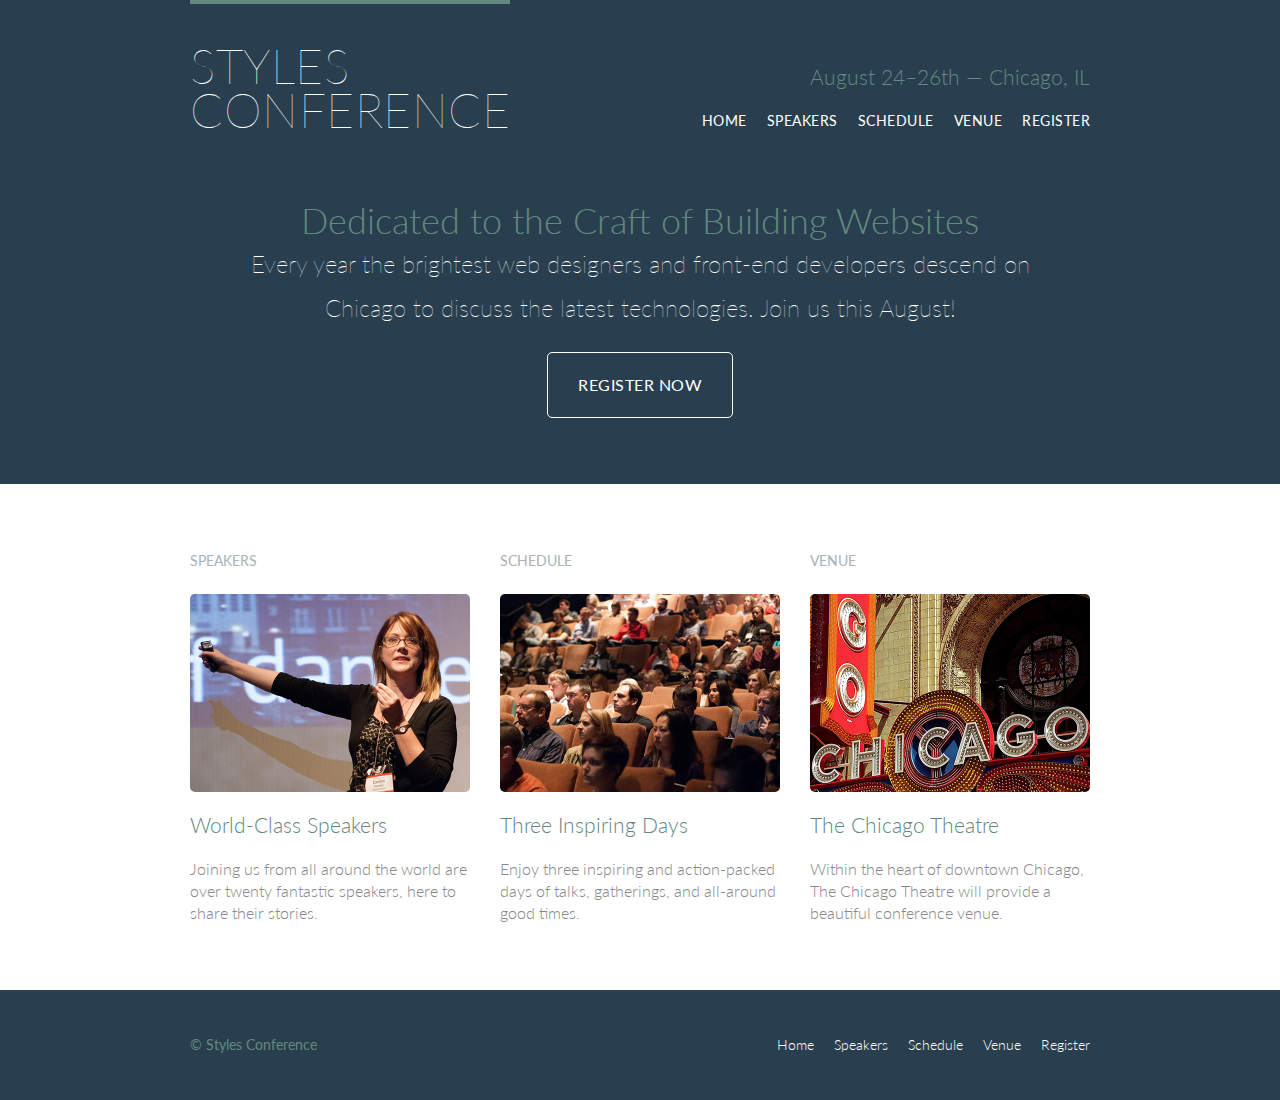
<file: index.html>
<!DOCTYPE html>
<html lang="en">

  <head>
    <meta charset="utf-8">
    <title>Styles Conference</title>
    <link rel="stylesheet" href="assets/stylesheets/main.css">
    <link rel="stylesheet" href="http://fonts.googleapis.com/css?family=Lato:100,300,400">
  </head>

  <body>

    <!-- Header -->

    <header class="primary-header container group">

      <h1 class="logo">
        <a href="index.html">Styles <br> Conference</a>
      </h1>

      <h3 class="tagline">August 24&ndash;26th &mdash; Chicago, IL</h3>

      <nav class="nav primary-nav">
        <ul>
          <li><a href="index.html">Home</a></li><!--
          --><li><a href="speakers.html">Speakers</a></li><!--
          --><li><a href="schedule.html">Schedule</a></li><!--
          --><li><a href="venue.html">Venue</a></li><!--
          --><li><a href="register.html">Register</a></li>
        </ul>
      </nav>

    </header>

    <!-- Hero -->

    <section class="hero container">

      <h2>Dedicated to the Craft of Building Websites</h2>

      <p>Every year the brightest web designers and front-end developers descend on Chicago to discuss the latest technologies. Join us this August!</p>

      <a class="btn btn-alt" href="register.html">Register Now</a>

    </section>

    <!-- Teasers -->

    <section class="row">
      <div class="grid">

        <!-- Speakers -->

        <section class="teaser col-1-3">
          
          <h5>Speakers</h5>
          <a href="speakers.html">
             <img src="assets/images/home/speakers.jpg" alt="Professional Speaker">
            <h3>World-Class Speakers</h3>
          </a>
          <p>Joining us from all around the world are over twenty fantastic speakers, here to share their stories.</p>
        </section><!--

        Schedule

        --><section class="teaser col-1-3">
          <h5>Schedule</h5>
          <a href="schedule.html">
            <image src="assets/images/home/schedule.jpg">
            <h3>Three Inspiring Days</h3>
          </a>
          <p>Enjoy three inspiring and action-packed days of talks, gatherings, and all-around good times.</p>
        </section><!--

        Venue

        --><section class="teaser col-1-3">
          <h5>Venue</h5>
          <a href="venue.html">
            <image src="assets/images/home/venue.jpg"></image>
            <h3>The Chicago Theatre</h3>
          </a>
          <p>Within the heart of downtown Chicago, The Chicago Theatre will provide a beautiful conference venue.</p>
        </section>

      </div>
    </section>

    <!-- Footer -->

    <footer class="primary-footer container group">

      <small>&copy; Styles Conference</small>

      <nav class="nav">
        <ul>
          <li><a href="index.html">Home</a></li><!--
          --><li><a href="speakers.html">Speakers</a></li><!--
          --><li><a href="schedule.html">Schedule</a></li><!--
          --><li><a href="venue.html">Venue</a></li><!--
          --><li><a href="register.html">Register</a></li>
        </ul>
      </nav>

    </footer>

  </body>
</html>
</file>
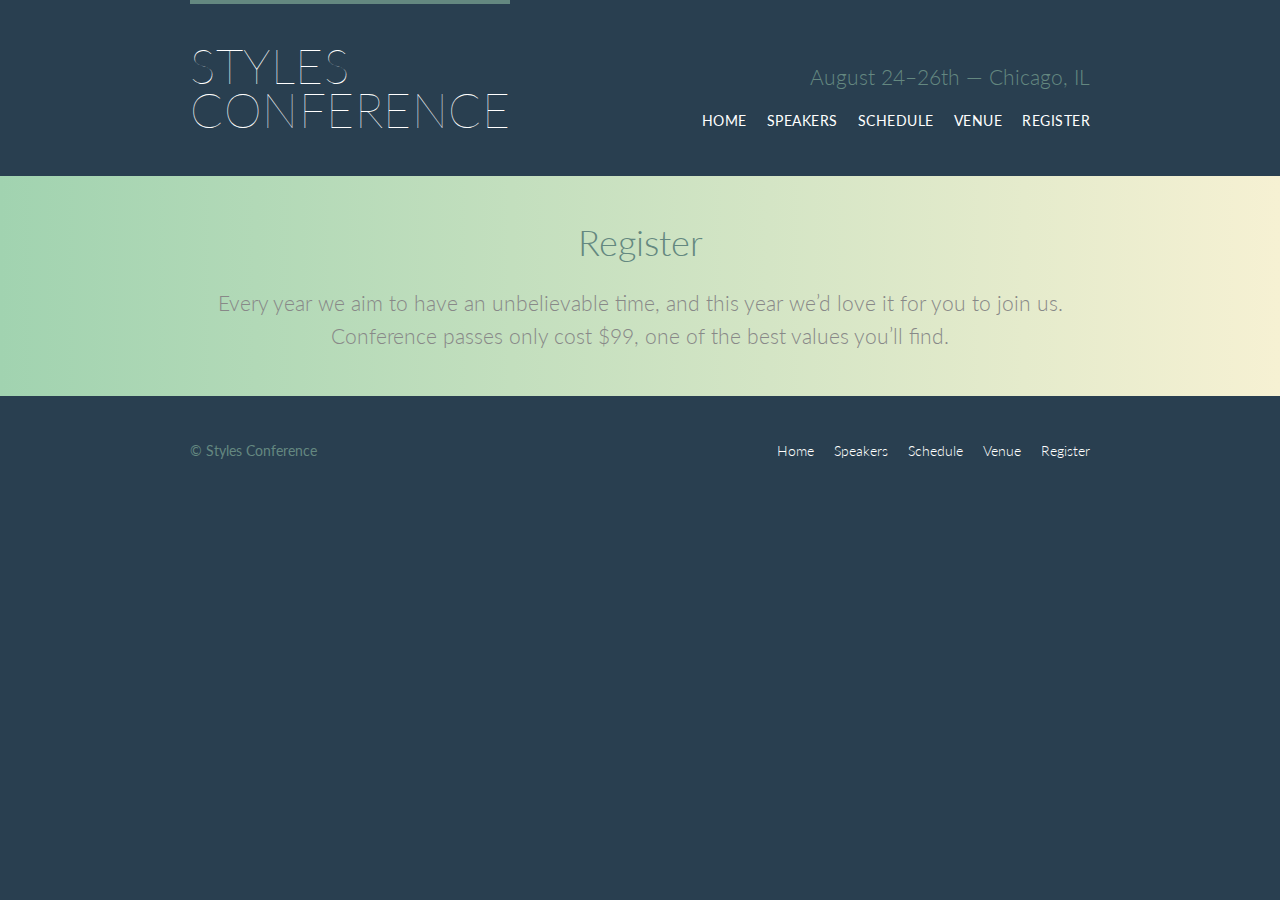
<file: register.html>
<!DOCTYPE html>
<html lang="en">

  <head>
    <meta charset="utf-8">
    <title>Register - Styles Conference</title>
    <link rel="stylesheet" href="assets/stylesheets/main.css">
    <link rel="stylesheet" href="http://fonts.googleapis.com/css?family=Lato:100,300,400">
  </head>

  <body>

    <!-- Header -->

    <header class="primary-header container group">

      <h1 class="logo">
        <a href="index.html">Styles <br> Conference</a>
      </h1>

      <h3 class="tagline">August 24&ndash;26th &mdash; Chicago, IL</h3>

      <nav class="nav primary-nav">
        <ul>
          <li><a href="index.html">Home</a></li><!--
          --><li><a href="speakers.html">Speakers</a></li><!--
          --><li><a href="schedule.html">Schedule</a></li><!--
          --><li><a href="venue.html">Venue</a></li><!--
          --><li><a href="register.html">Register</a></li>
        </ul>
      </nav>

    </header>

    <!-- Lead -->

    <section class="row-alt">
      <div class="lead container">

        <h1>Register</h1>

        <p>Every year we aim to have an unbelievable time, and this year we&#8217;d love it for you to join us. Conference passes only cost $99, one of the best values you&#8217;ll find.</p>

      </div>
    </section>

    <!-- Footer -->

    <footer class="primary-footer container group">

      <small>&copy; Styles Conference</small>

      <nav class="nav">
        <ul>
          <li><a href="index.html">Home</a></li><!--
          --><li><a href="speakers.html">Speakers</a></li><!--
          --><li><a href="schedule.html">Schedule</a></li><!--
          --><li><a href="venue.html">Venue</a></li><!--
          --><li><a href="register.html">Register</a></li>
        </ul>
      </nav>

    </footer>

  </body>
</html>
</file>
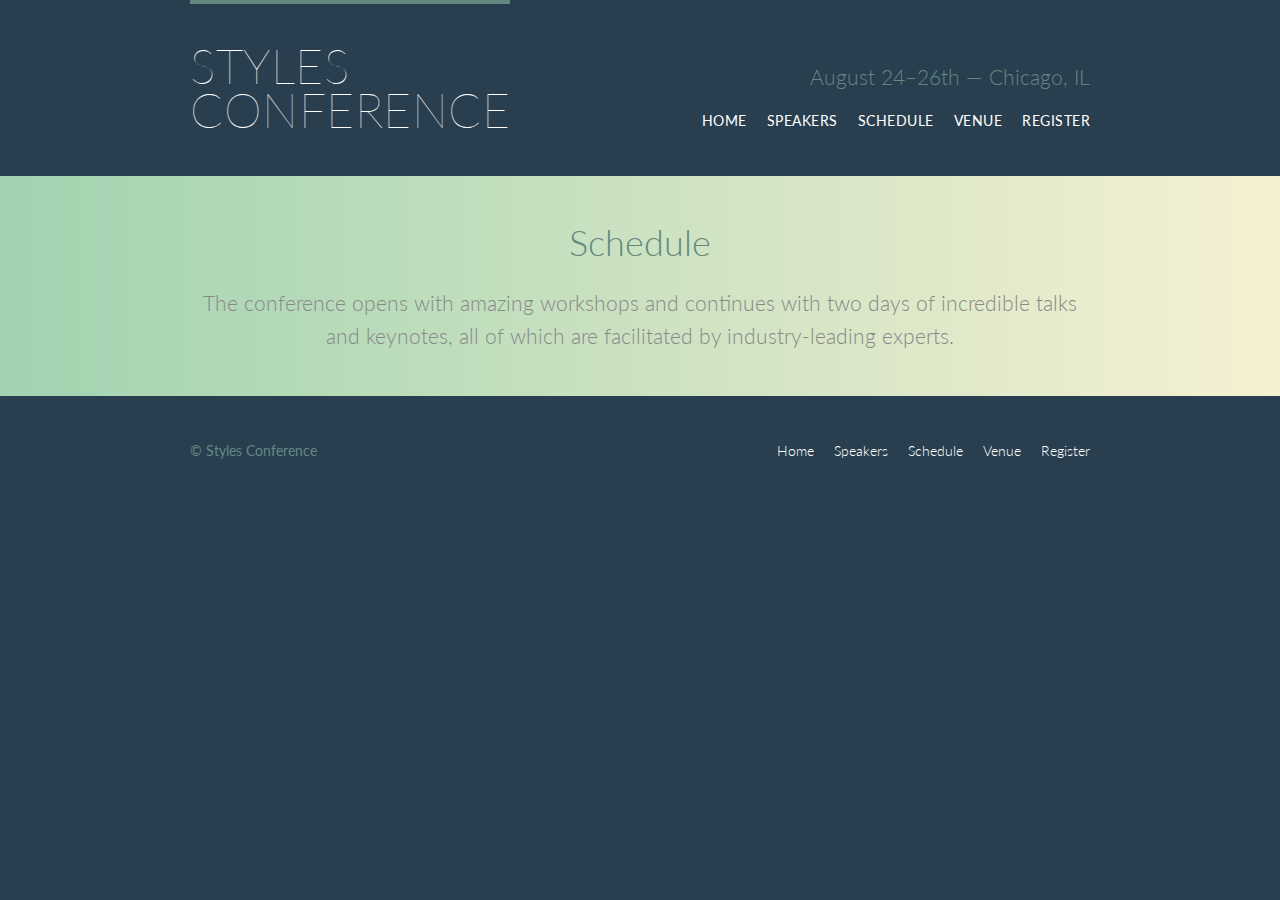
<file: schedule.html>
<!DOCTYPE html>
<html lang="en">

  <head>
    <meta charset="utf-8">
    <title>Schedule - Styles Conference</title>
    <link rel="stylesheet" href="assets/stylesheets/main.css">
    <link rel="stylesheet" href="http://fonts.googleapis.com/css?family=Lato:100,300,400">
  </head>

  <body>

    <!-- Header -->

    <header class="primary-header container group">

      <h1 class="logo">
        <a href="index.html">Styles <br> Conference</a>
      </h1>

      <h3 class="tagline">August 24&ndash;26th &mdash; Chicago, IL</h3>

      <nav class="nav primary-nav">
        <ul>
          <li><a href="index.html">Home</a></li><!--
          --><li><a href="speakers.html">Speakers</a></li><!--
          --><li><a href="schedule.html">Schedule</a></li><!--
          --><li><a href="venue.html">Venue</a></li><!--
          --><li><a href="register.html">Register</a></li>
        </ul>
      </nav>

    </header>

    <!-- Lead -->

    <section class="row-alt">
      <div class="lead container">

        <h1>Schedule</h1>

        <p>The conference opens with amazing workshops and continues with two days of incredible talks and keynotes, all of which are facilitated by industry-leading experts.</p>

      </div>
    </section>

    <!-- Footer -->

    <footer class="primary-footer container group">

      <small>&copy; Styles Conference</small>

      <nav class="nav">
        <ul>
          <li><a href="index.html">Home</a></li><!--
          --><li><a href="speakers.html">Speakers</a></li><!--
          --><li><a href="schedule.html">Schedule</a></li><!--
          --><li><a href="venue.html">Venue</a></li><!--
          --><li><a href="register.html">Register</a></li>
        </ul>
      </nav>

    </footer>

  </body>
</html>
</file>
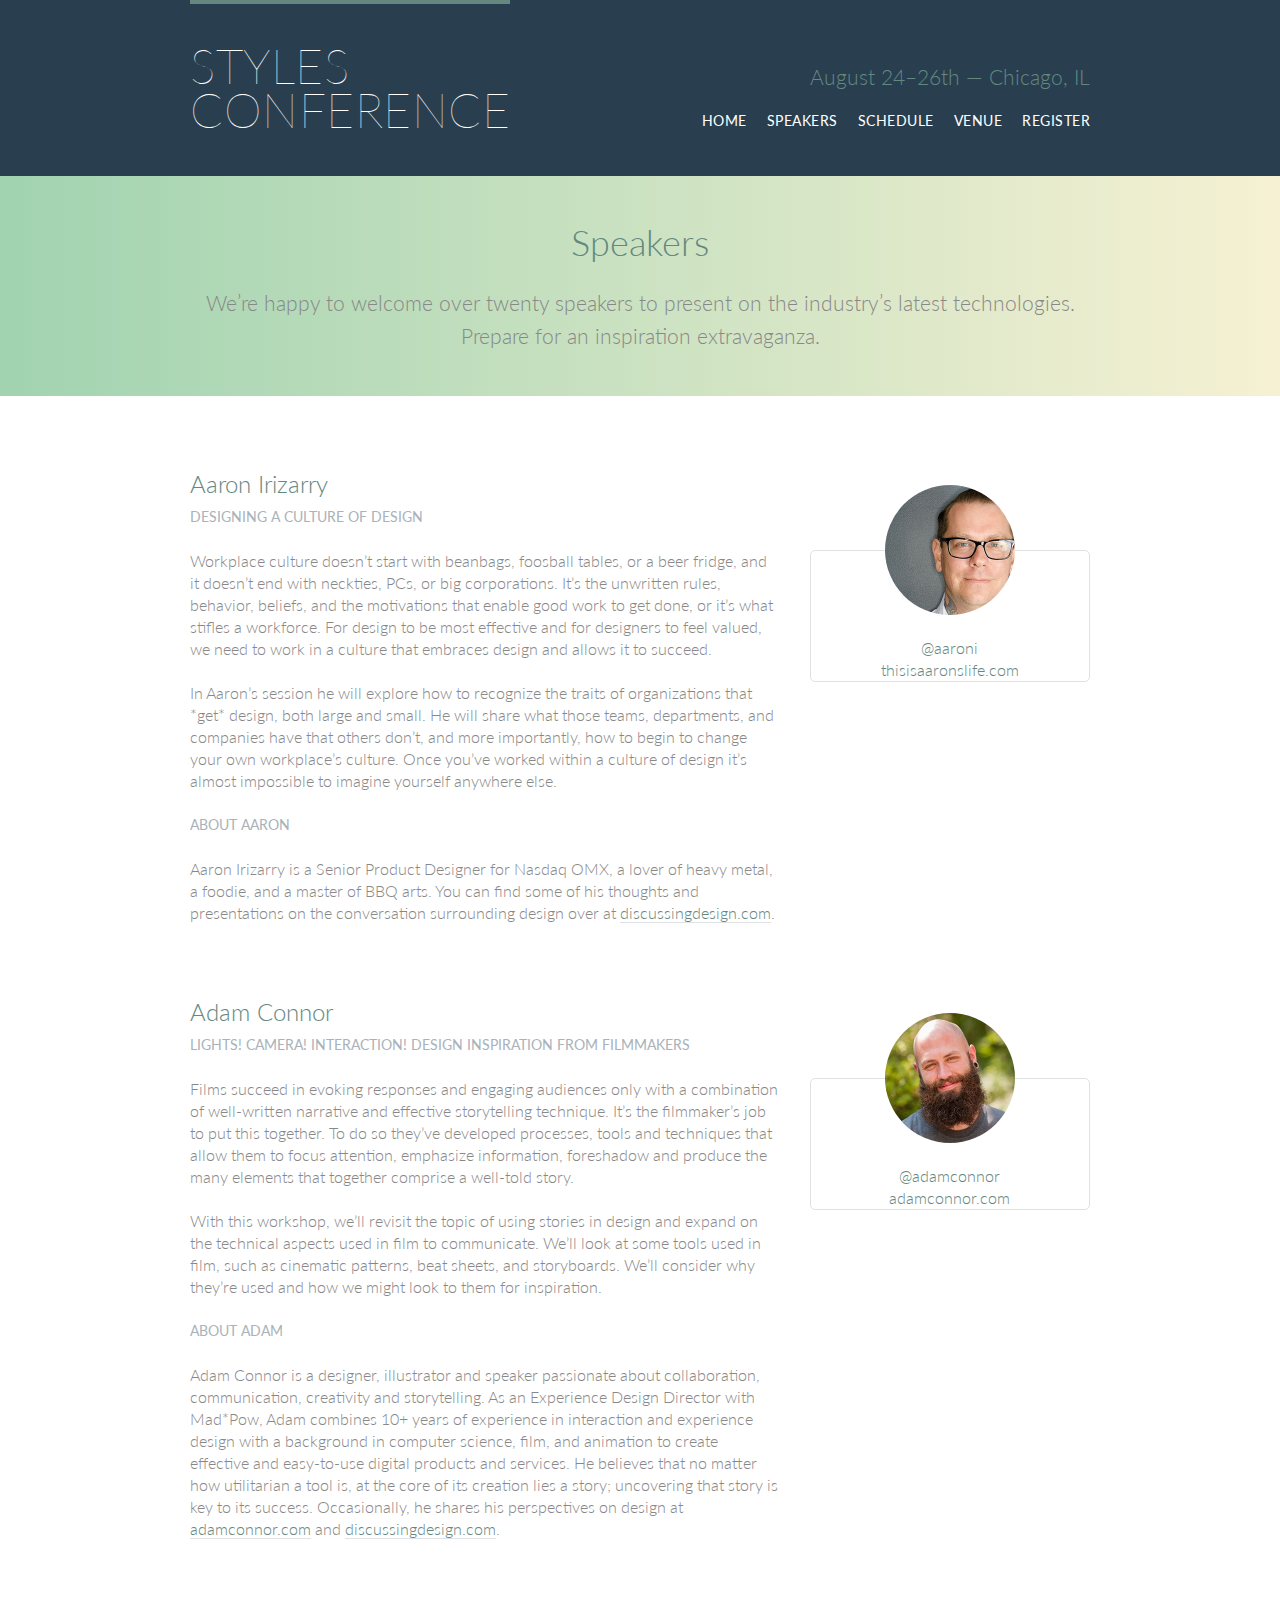
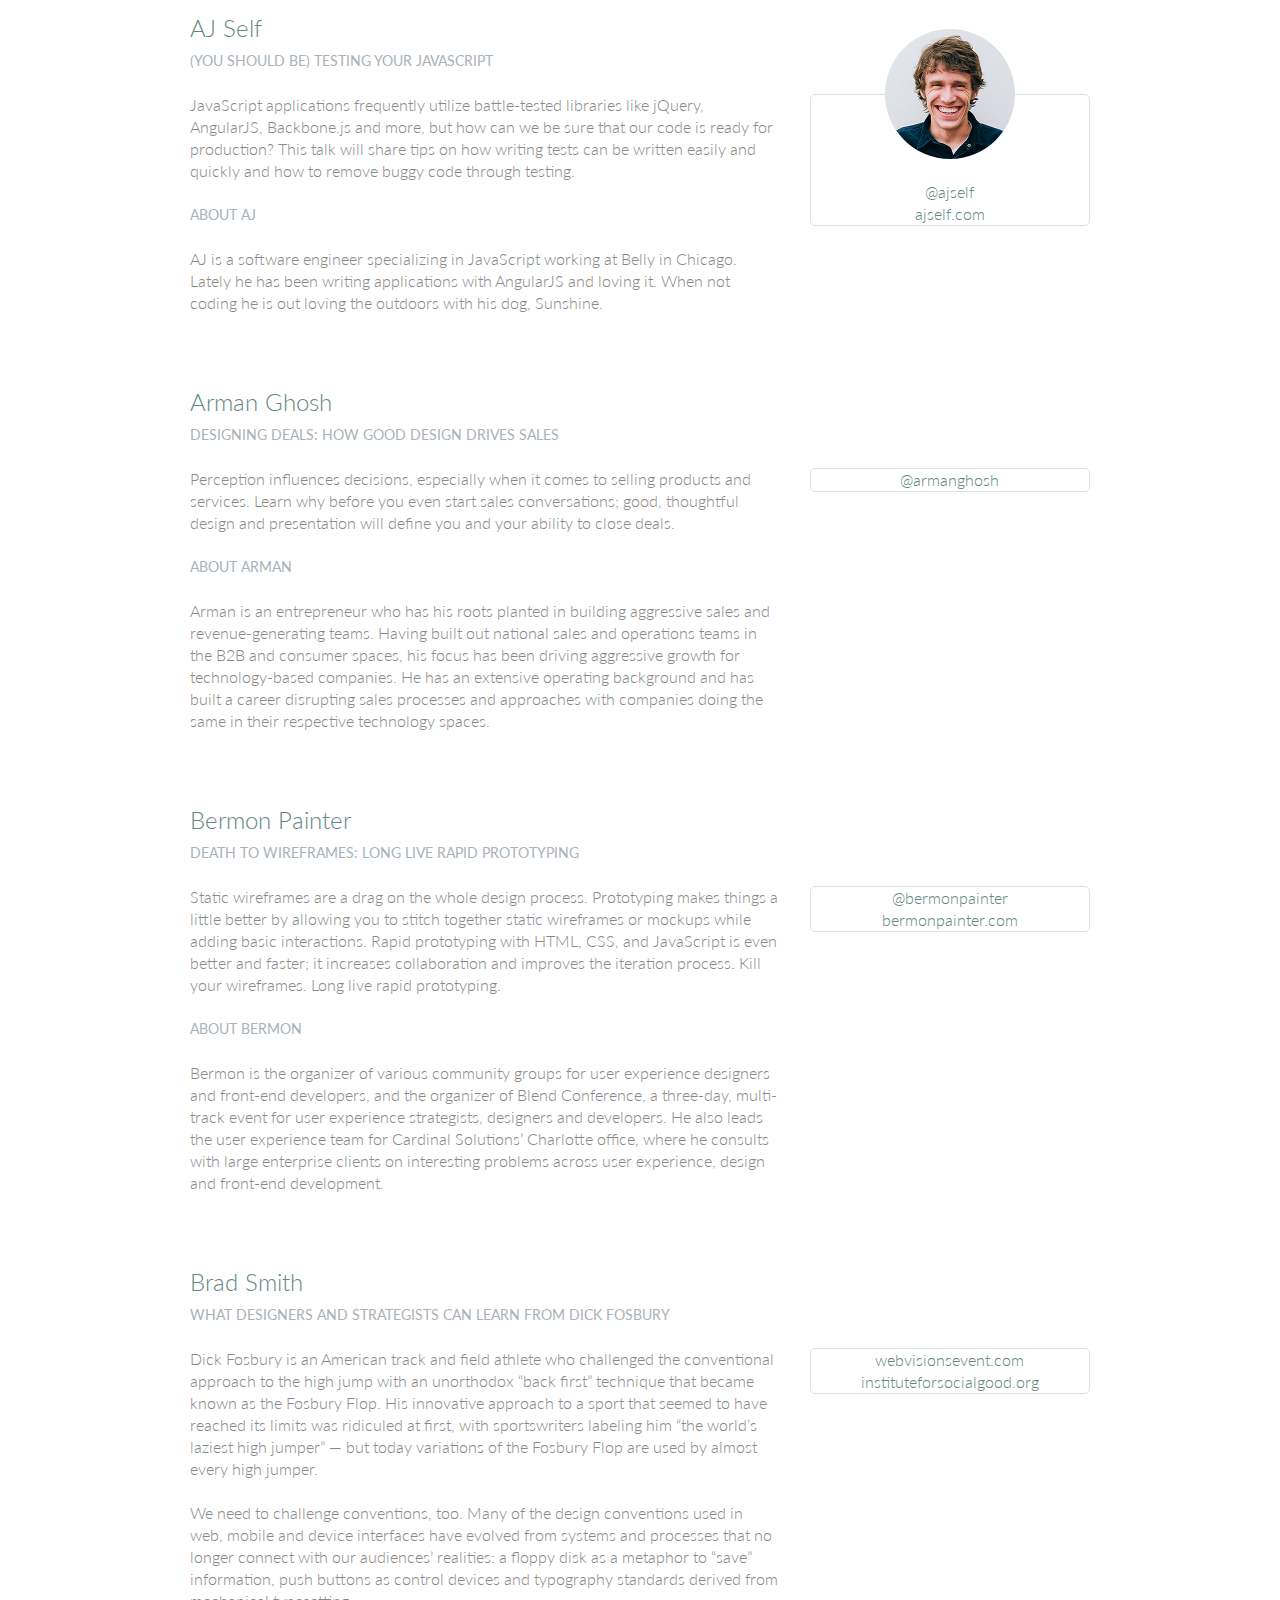
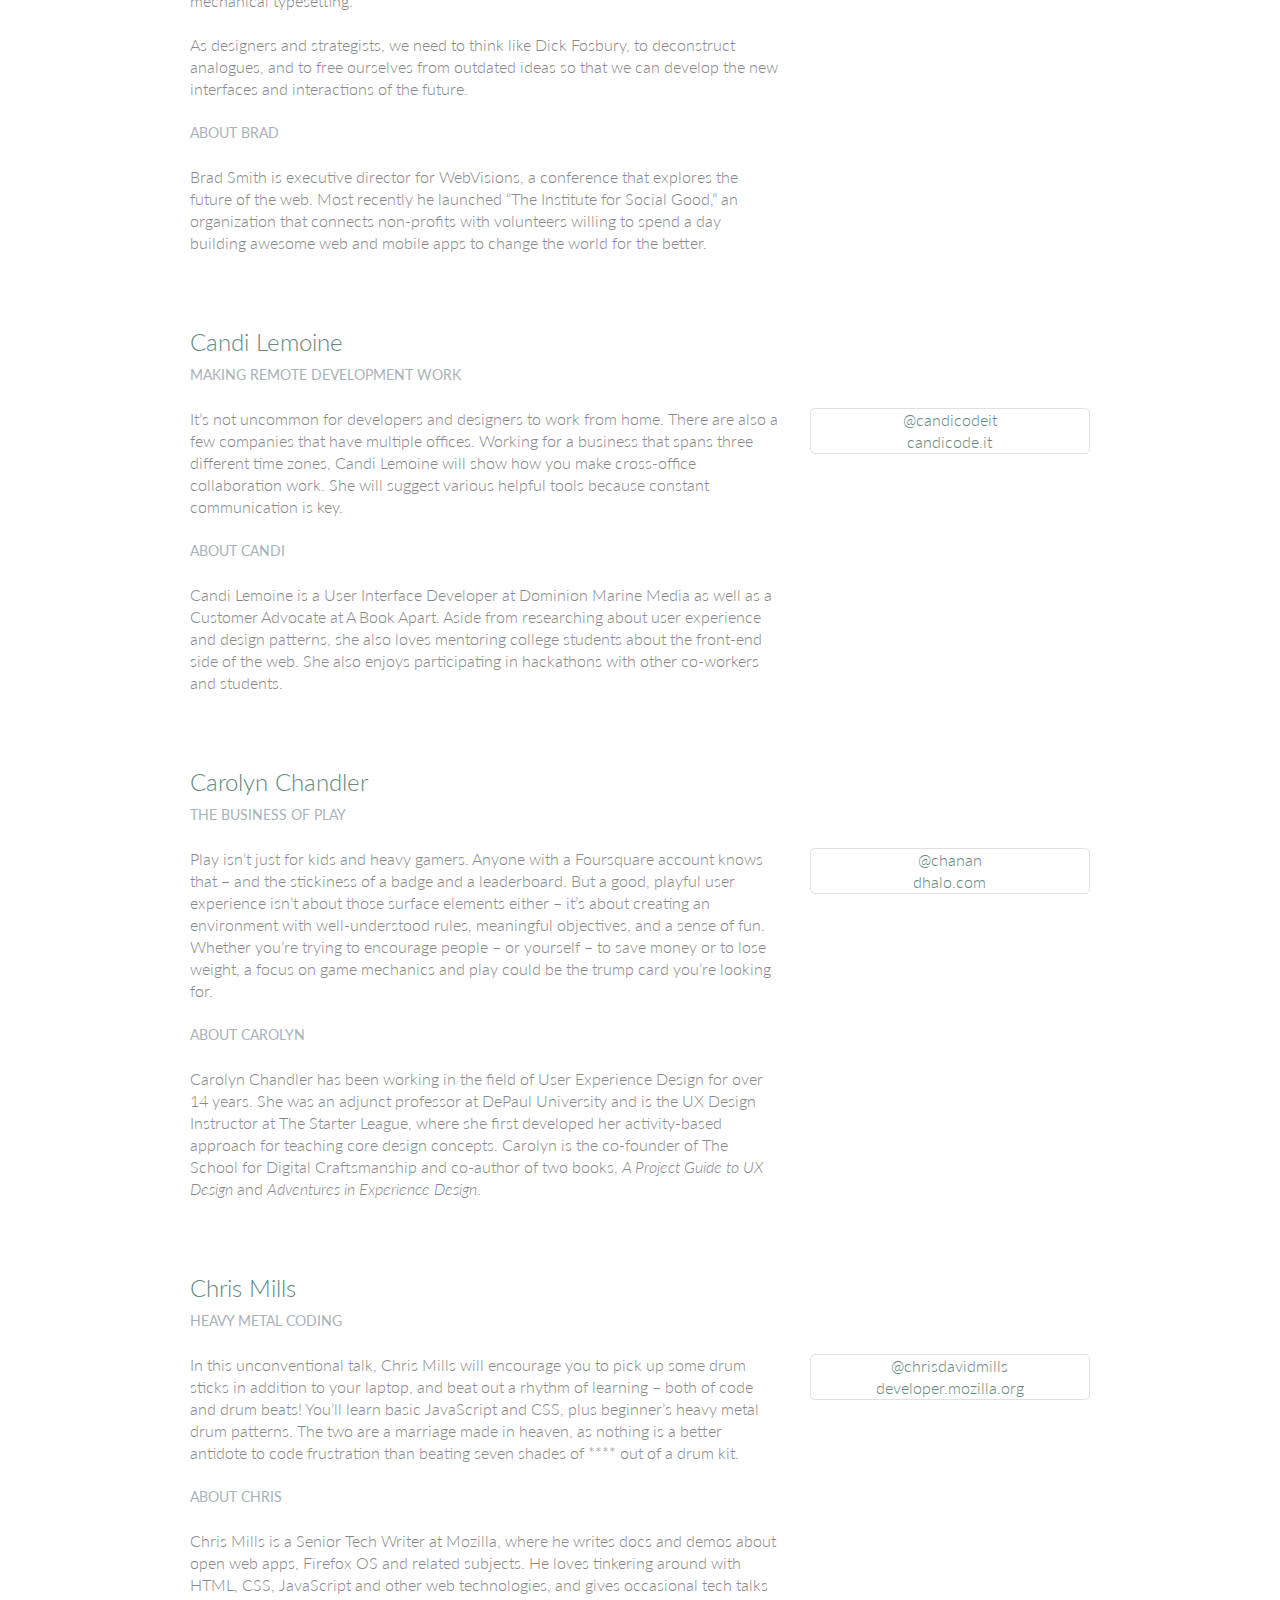
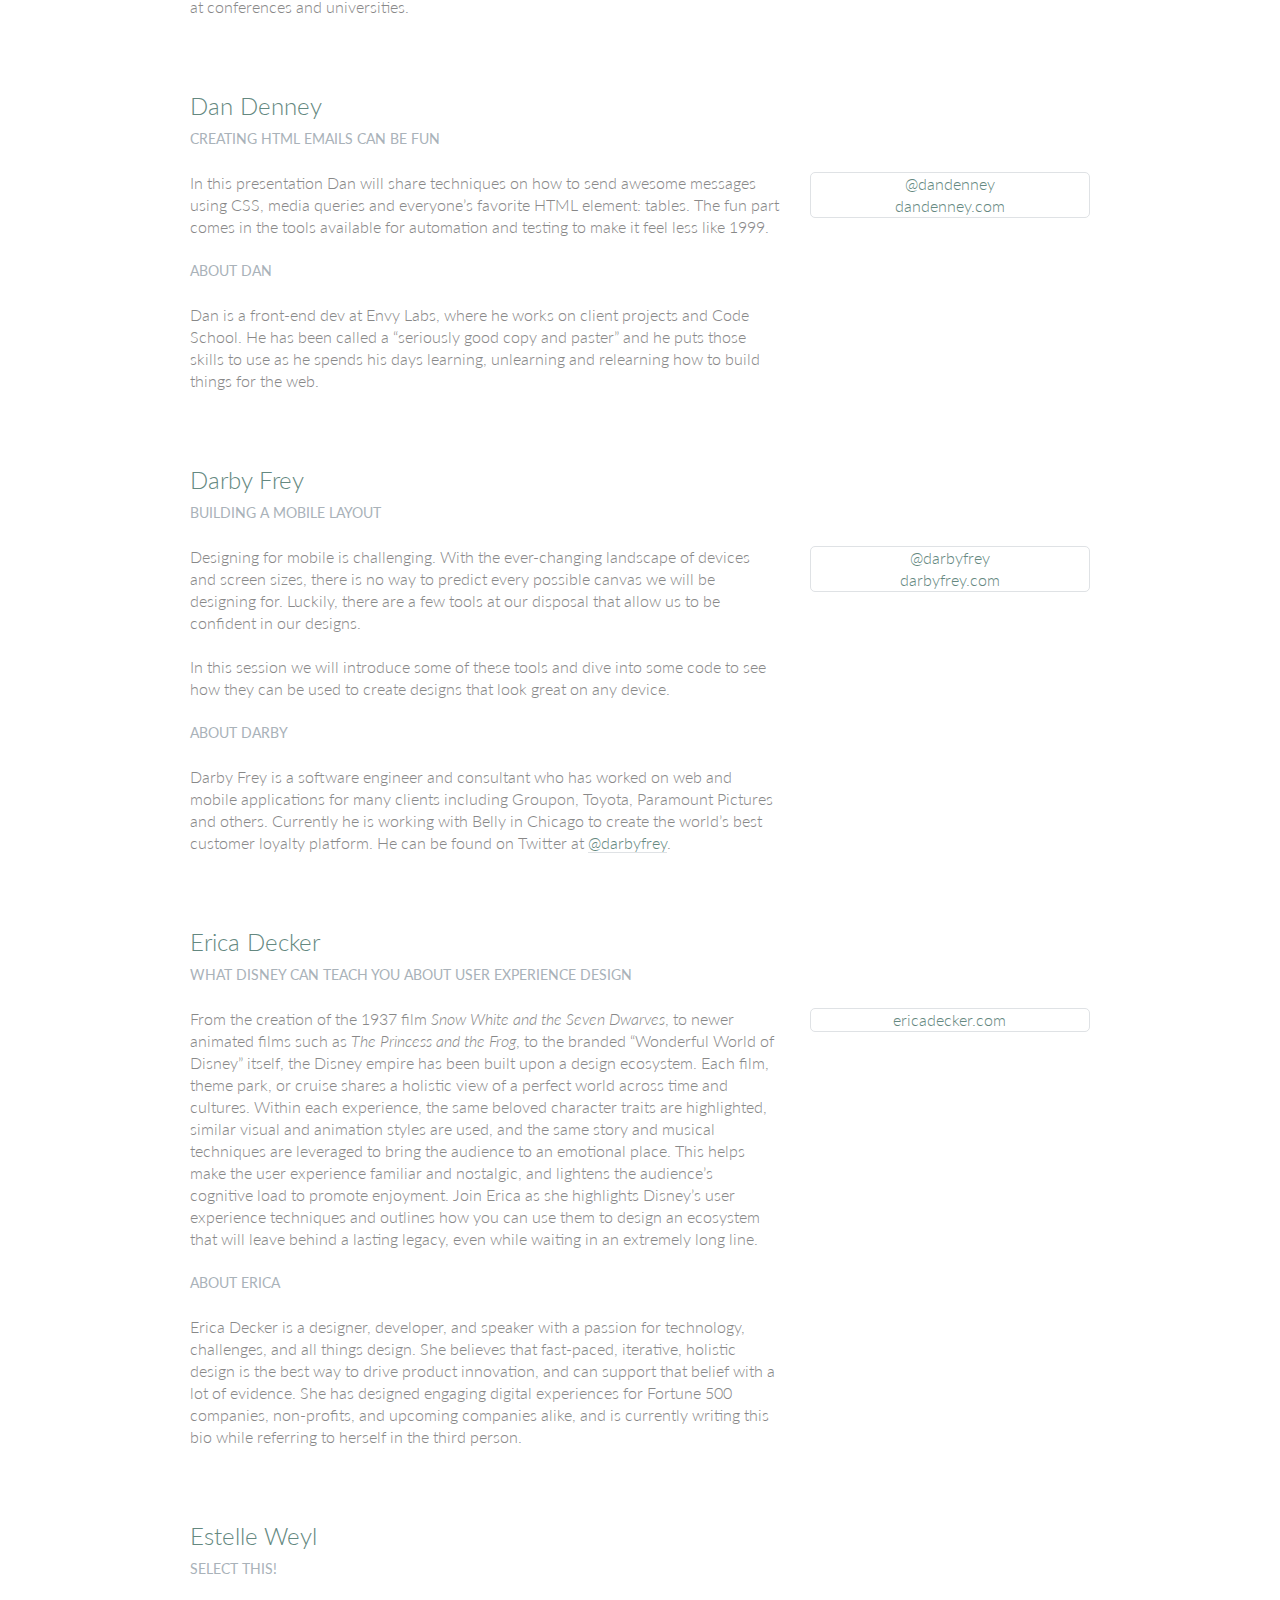
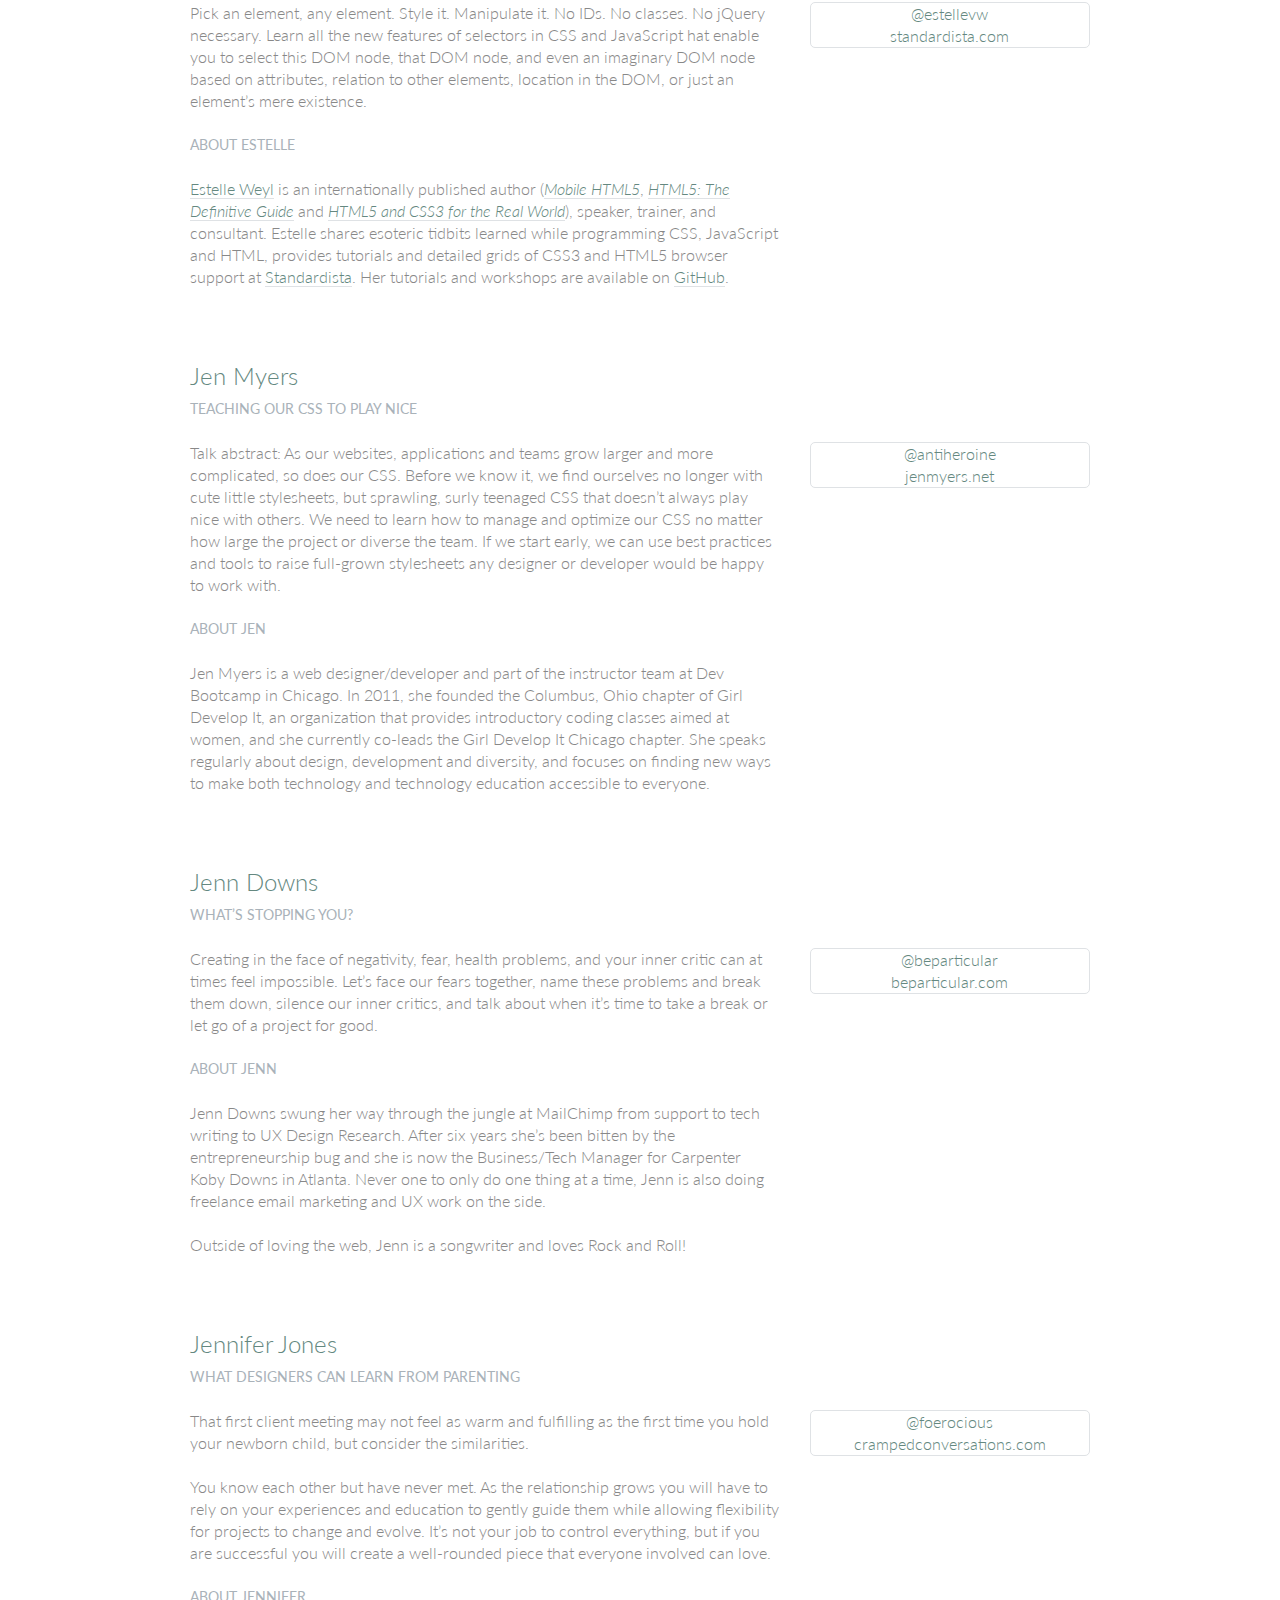
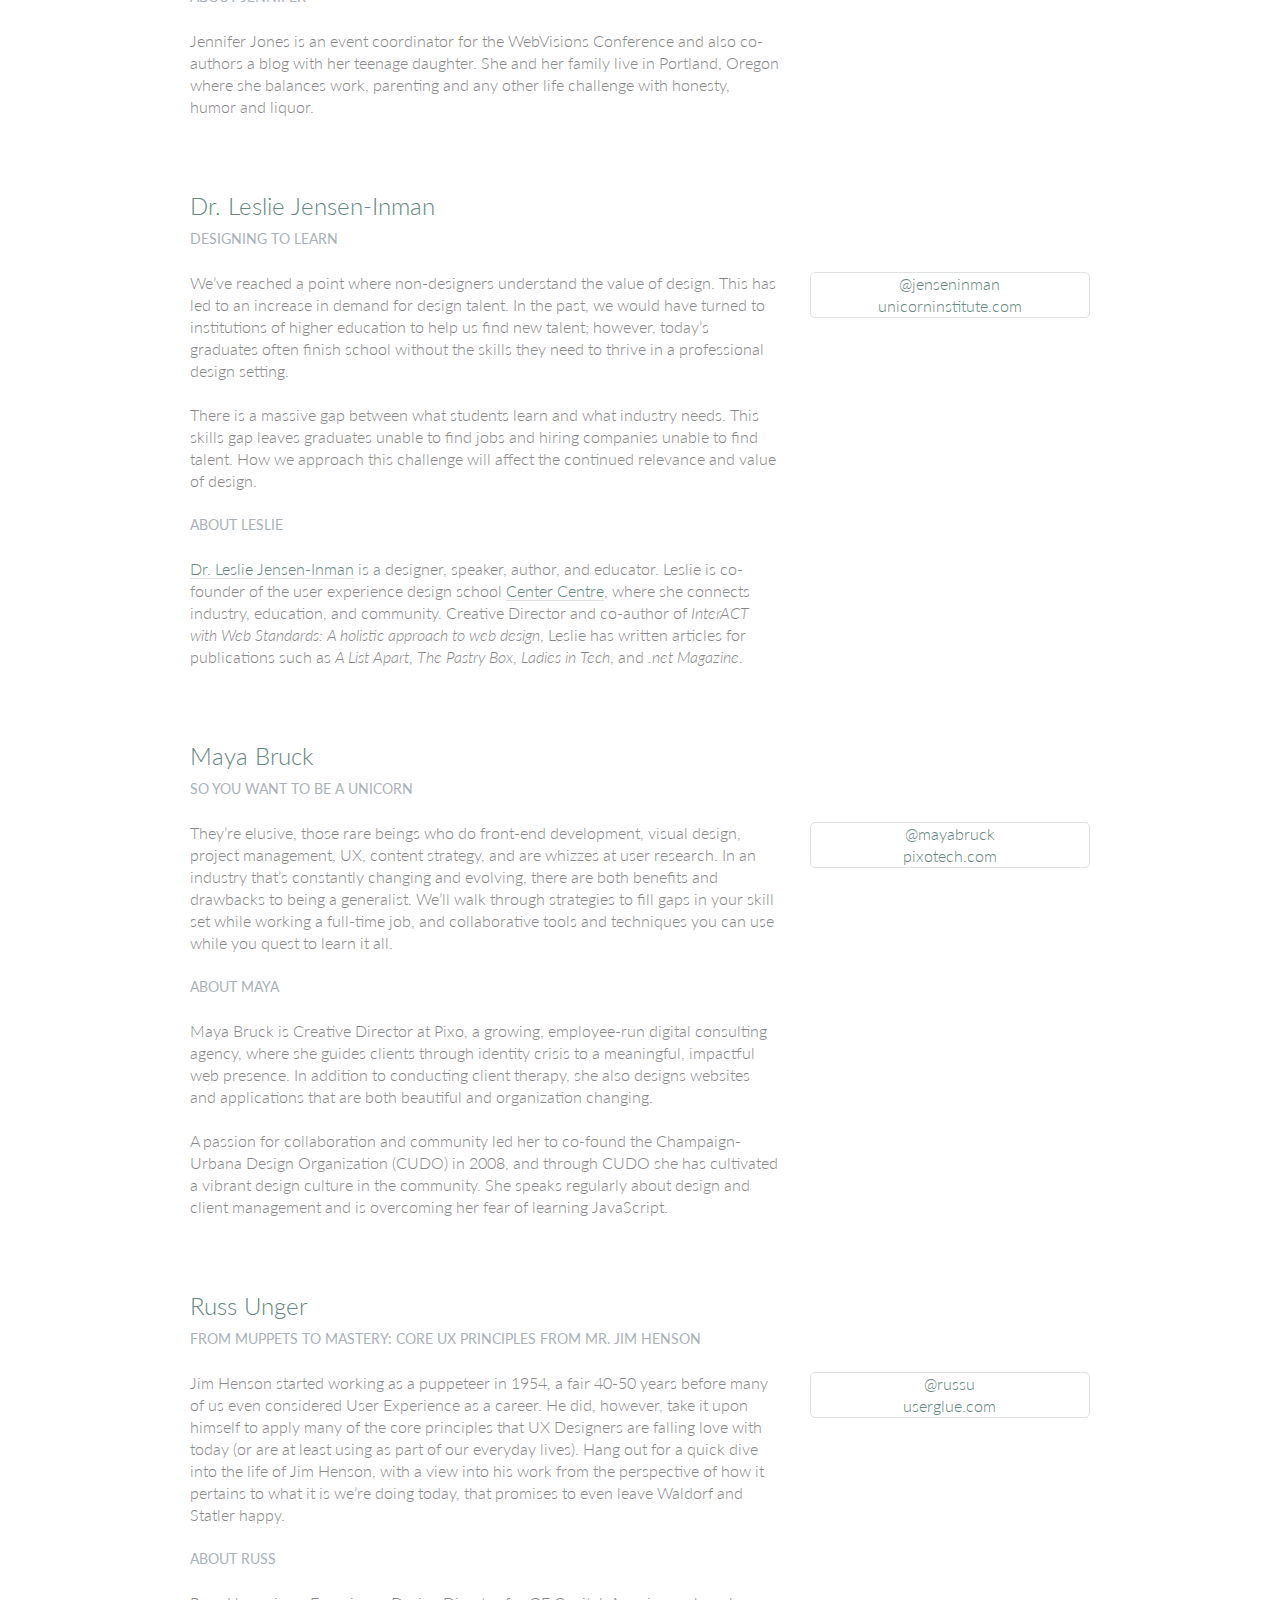
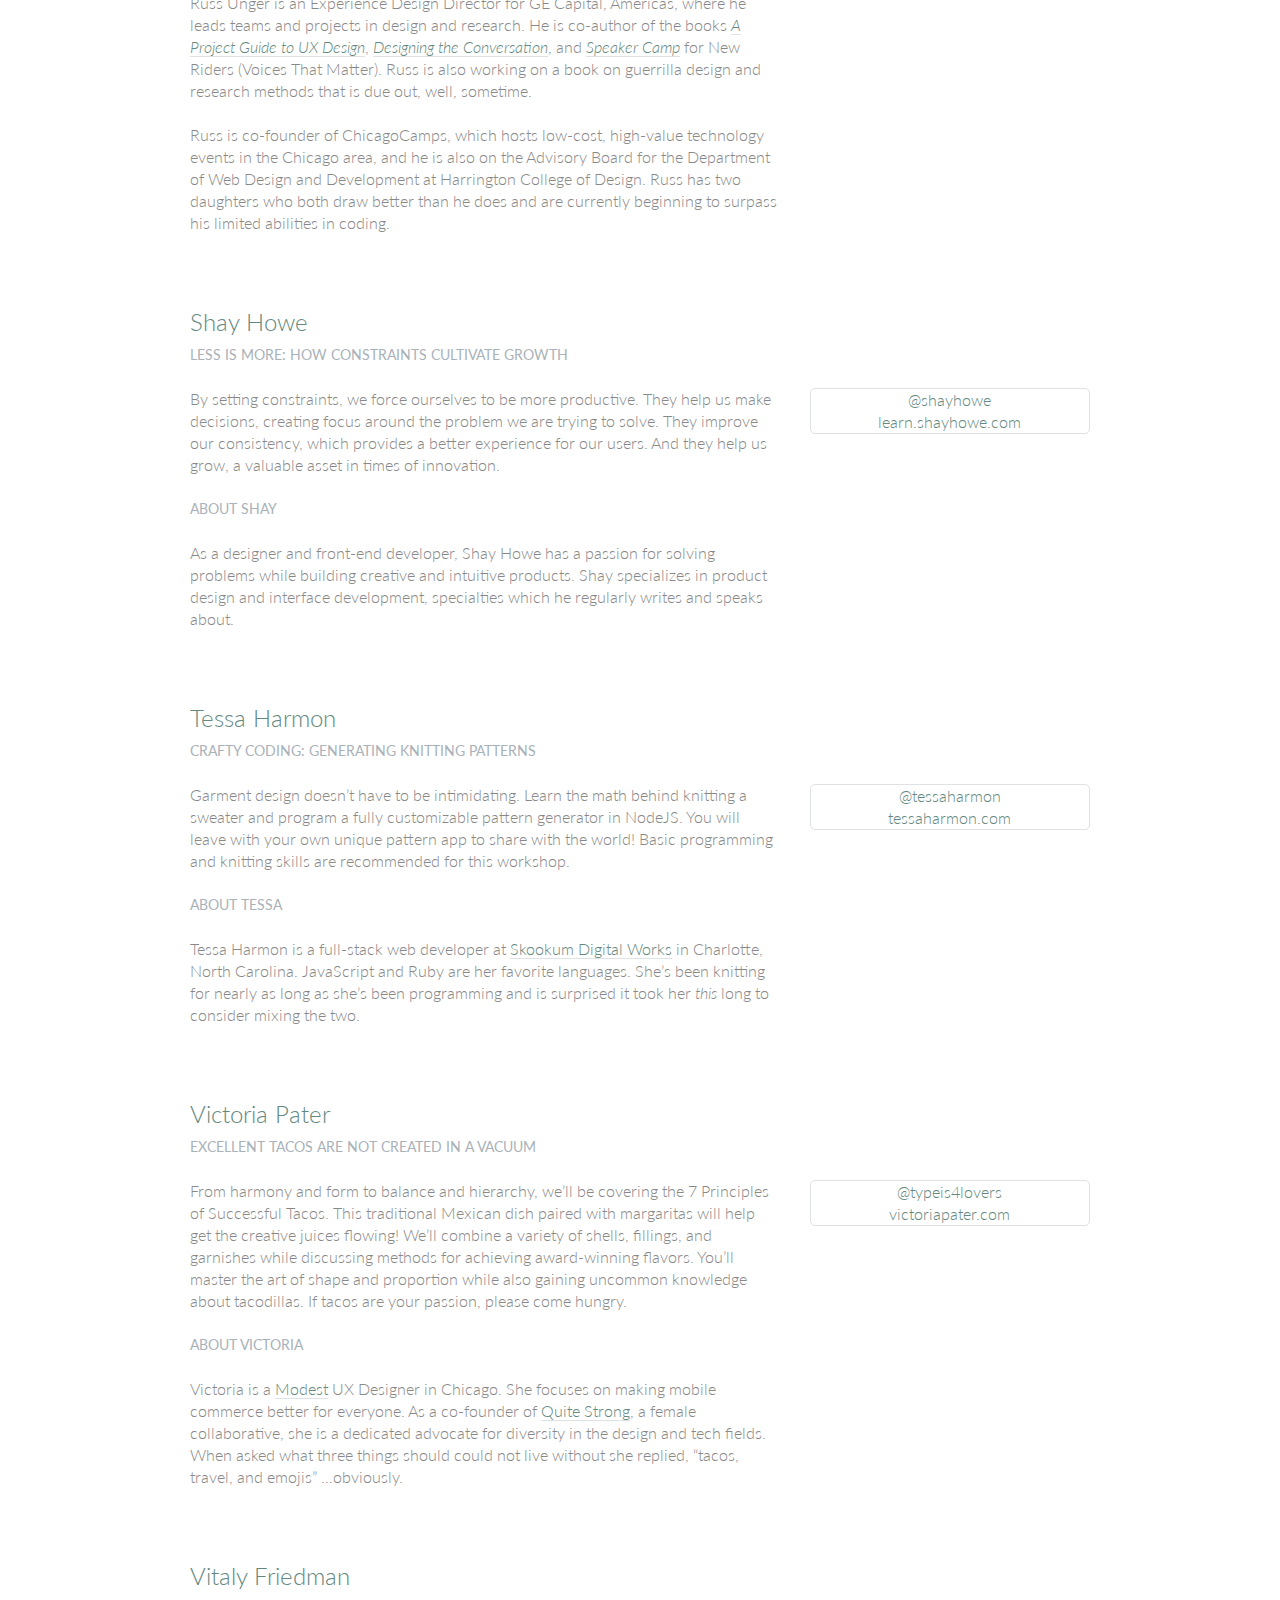
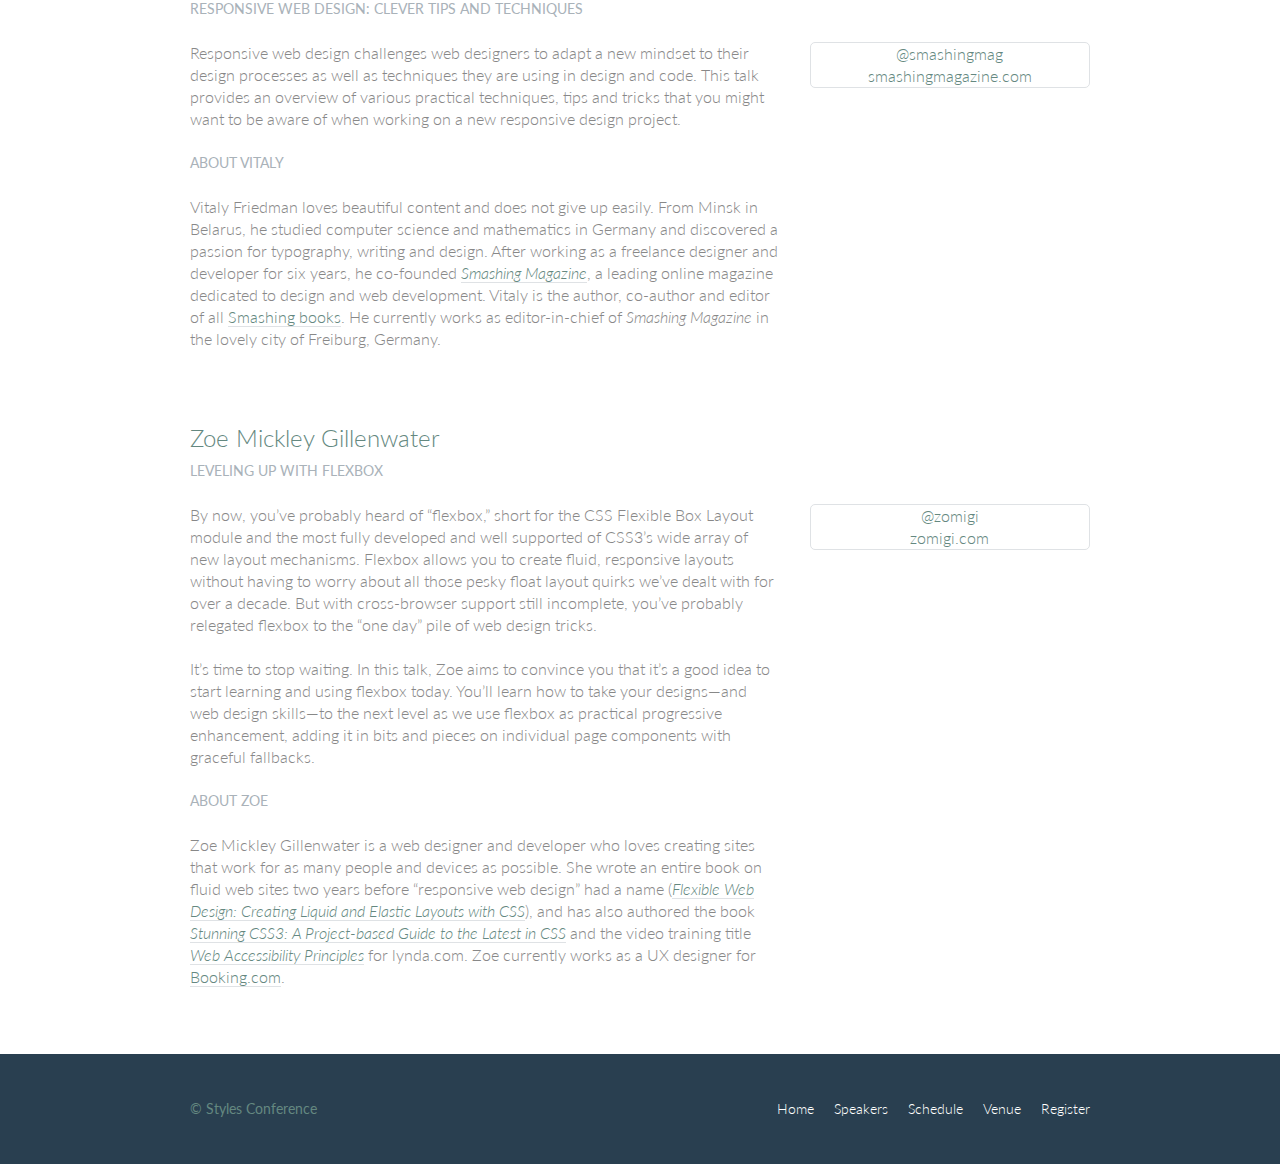
<file: speakers.html>
<!DOCTYPE html>
<html lang="en">

  <head>
    <meta charset="utf-8">
    <title>Speakers - Styles Conference</title>
    <link rel="stylesheet" href="assets/stylesheets/main.css">
    <link rel="stylesheet" href="http://fonts.googleapis.com/css?family=Lato:100,300,400">
  </head>

  <body>

    <!-- Header -->

    <header class="primary-header container group">

      <h1 class="logo">
        <a href="index.html">Styles <br> Conference</a>
      </h1>

      <h3 class="tagline">August 24&ndash;26th &mdash; Chicago, IL</h3>

      <nav class="nav primary-nav">
        <ul>
          <li><a href="index.html">Home</a></li><!--
          --><li><a href="speakers.html">Speakers</a></li><!--
          --><li><a href="schedule.html">Schedule</a></li><!--
          --><li><a href="venue.html">Venue</a></li><!--
          --><li><a href="register.html">Register</a></li>
        </ul>
      </nav>

    </header>

    <!-- Lead -->

    <section class="row-alt">
      <div class="lead container">

        <h1>Speakers</h1>

        <p>We&#8217;re happy to welcome over twenty speakers to present on the industry&#8217;s latest technologies. Prepare for an inspiration extravaganza.</p>

      </div>
    </section>

    <!-- Main content -->

    <section class="row">
      <div class="grid">

        <!-- Aaron Irizarry -->

        <section class="speaker" id="aaron-irizarry">

          <div class="col-2-3">

            <h2>Aaron Irizarry</h2>
            <h5>Designing a Culture of Design</h5>

            <p>Workplace culture doesn&#8217;t start with beanbags, foosball tables, or a beer fridge, and it doesn&#8217;t end with neckties, PCs, or big corporations. It&#8217;s the unwritten rules, behavior, beliefs, and the motivations that enable good work to get done, or it&#8217;s what stifles a workforce. For design to be most effective and for designers to feel valued, we need to work in a culture that embraces design and allows it to succeed.</p>

            <p>In Aaron&#8217;s session he will explore how to recognize the traits of organizations that *get* design, both large and small. He will share what those teams, departments, and companies have that others don&#8217;t, and more importantly, how to begin to change your own workplace&#8217;s culture. Once you&#8217;ve worked within a culture of design it&#8217;s almost impossible to imagine yourself anywhere else.</p>

            <h5>About Aaron</h5>

            <p>Aaron Irizarry is a Senior Product Designer for Nasdaq OMX, a lover of heavy metal, a foodie, and a master of BBQ arts. You can find some of his thoughts and presentations on the conversation surrounding design over at <a href="http://www.discussingdesign.com/">discussingdesign.com</a>.</p>

          </div><!--

          --><aside class="col-1-3">
            <div class="speaker-info">
               <img src="assets/images/speakers/aaron-irizarry.jpg" alt="Shay Howe">

              <ul>
                <li><a href="https://twitter.com/aaroni">@aaroni</a></li>
                <li><a href="http://www.thisisaaronslife.com/">thisisaaronslife.com</a></li>
              </ul>

            </div>
          </aside>

        </section>

        <!-- Adam Connor -->

        <section class="speaker" id="adam-connor">

          <div class="col-2-3">

            <h2>Adam Connor</h2>
            <h5>Lights! Camera! Interaction! Design Inspiration from Filmmakers</h5>

            <p>Films succeed in evoking responses and engaging audiences only with a combination of well-written narrative and effective storytelling technique. It&#8217;s the filmmaker&#8217;s job to put this together. To do so they&#8217;ve developed processes, tools and techniques that allow them to focus attention, emphasize information, foreshadow and produce the many elements that together comprise a well-told story.</p>

            <p>With this workshop, we&#8217;ll revisit the topic of using stories in design and expand on the technical aspects used in film to communicate. We&#8217;ll look at some tools used in film, such as cinematic patterns, beat sheets, and storyboards. We&#8217;ll consider why they&#8217;re used and how we might look to them for inspiration.</p>

            <h5>About Adam</h5>

            <p>Adam Connor is a designer, illustrator and speaker passionate about collaboration, communication, creativity and storytelling. As an Experience Design Director with Mad*Pow, Adam combines 10+ years of experience in interaction and experience design with a background in computer science, film, and animation to create effective and easy-to-use digital products and services. He believes that no matter how utilitarian a tool is, at the core of its creation lies a story; uncovering that story is key to its success. Occasionally, he shares his perspectives on design at <a href="http://adamconnor.com/">adamconnor.com</a> and <a href="http://www.discussingdesign.com/">discussingdesign.com</a>.</p>

          </div><!--

          --><aside class="col-1-3">
            <div class="speaker-info">
              <img src="assets/images/speakers/adam-connor.jpg" alt="Shay Howe">
    

              <ul>
                <li><a href="https://twitter.com/adamconnor">@adamconnor</a></li>
                <li><a href="http://adamconnor.com/">adamconnor.com</a></li>
              </ul>

            </div>
          </aside>

        </section>

        <!-- AJ Self -->

        <section class="speaker" id="aj-self">

          <div class="col-2-3">

            <h2>AJ Self</h2>
            <h5>(You Should Be) Testing Your JavaScript</h5>

            <p>JavaScript applications frequently utilize battle-tested libraries like jQuery, AngularJS, Backbone.js and more, but how can we be sure that our code is ready for production? This talk will share tips on how writing tests can be written easily and quickly and how to remove buggy code through testing.</p>

            <h5>About AJ</h5>

            <p>AJ is a software engineer specializing in JavaScript working at Belly in Chicago. Lately he has been writing applications with AngularJS and loving it. When not coding he is out loving the outdoors with his dog, Sunshine.</p>

          </div><!--

          --><aside class="col-1-3">
            <div class="speaker-info">
                <img src="assets/images/speakers/aj-self.jpg" alt="Shay Howe">

              <ul>
                <li><a href="https://twitter.com/ajself">@ajself</a></li>
                <li><a href="http://www.ajself.com/">ajself.com</a></li>
              </ul>

            </div>
          </aside>

        </section>

        <!-- Arman Ghosh -->

        <section class="speaker" id="arman-ghosh">

          <div class="col-2-3">

            <h2>Arman Ghosh</h2>
            <h5>Designing Deals: How Good Design Drives Sales</h5>

            <p>Perception influences decisions, especially when it comes to selling products and services. Learn why before you even start sales conversations; good, thoughtful design and presentation will define you and your ability to close deals.</p>

            <h5>About Arman</h5>

            <p>Arman is an entrepreneur who has his roots planted in building aggressive sales and revenue-generating teams. Having built out national sales and operations teams in the B2B and consumer spaces, his focus has been driving aggressive growth for technology-based companies. He has an extensive operating background and has built a career disrupting sales processes and approaches with companies doing the same in their respective technology spaces.</p>

          </div><!--

          --><aside class="col-1-3">
            <div class="speaker-info">

              <ul>
                <li><a href="https://twitter.com/armanghosh">@armanghosh</a></li>
              </ul>

            </div>
          </aside>

        </section>

        <!-- Bermon Painter -->

        <section class="speaker" id="bermon-painter">

          <div class="col-2-3">

            <h2>Bermon Painter</h2>
            <h5>Death to Wireframes: Long Live Rapid Prototyping</h5>

            <p>Static wireframes are a drag on the whole design process. Prototyping makes things a little better by allowing you to stitch together static wireframes or mockups while adding basic interactions. Rapid prototyping with HTML, CSS, and JavaScript is even better and faster; it increases collaboration and improves the iteration process. Kill your wireframes. Long live rapid prototyping.</p>

            <h5>About Bermon</h5>

            <p>Bermon is the organizer of various community groups for user experience designers and front-end developers, and the organizer of Blend Conference, a three-day, multi-track event for user experience strategists, designers and developers. He also leads the user experience team for Cardinal Solutions&#8217; Charlotte office, where he consults with large enterprise clients on interesting problems across user experience, design and front-end development.</p>

          </div><!--

          --><aside class="col-1-3">
            <div class="speaker-info">

              <ul>
                <li><a href="https://twitter.com/bermonpainter">@bermonpainter</a></li>
                <li><a href="http://bermonpainter.com/">bermonpainter.com</a></li>
              </ul>

            </div>
          </aside>

        </section>

        <!-- Brad Smith -->

        <section class="speaker" id="brad-smith">

          <div class="col-2-3">

            <h2>Brad Smith</h2>
            <h5>What Designers and Strategists Can Learn from Dick Fosbury</h5>

            <p>Dick Fosbury is an American track and field athlete who challenged the conventional approach to the high jump with an unorthodox &#8220;back first&#8221; technique that became known as the Fosbury Flop. His innovative approach to a sport that seemed to have reached its limits was ridiculed at first, with sportswriters labeling him &#8220;the world&#8217;s laziest high jumper&#8221; &#8212; but today variations of the Fosbury Flop are used by almost every high jumper.</p>

            <p>We need to challenge conventions, too. Many of the design conventions used in web, mobile and device interfaces have evolved from systems and processes that no longer connect with our audiences&#8217; realities: a floppy disk as a metaphor to &#8220;save&#8221; information, push buttons as control devices and typography standards derived from mechanical typesetting.</p>

            <p>As designers and strategists, we need to think like Dick Fosbury, to deconstruct analogues, and to free ourselves from outdated ideas so that we can develop the new interfaces and interactions of the future.</p>

            <h5>About Brad</h5>

            <p>Brad Smith is executive director for WebVisions, a conference that explores the future of the web. Most recently he launched &#8220;The Institute for Social Good,&#8221; an organization that connects non-profits with volunteers willing to spend a day building awesome web and mobile apps to change the world for the better.</p>

          </div><!--

          --><aside class="col-1-3">
            <div class="speaker-info">

              <ul>
                <li><a href="http://www.webvisionsevent.com/">webvisionsevent.com</a></li>
                <li><a href="http://www.instituteforsocialgood.org/">instituteforsocialgood.org</a></li>
              </ul>

            </div>
          </aside>

        </section>

        <!-- Candi Lemoine -->

        <section class="speaker" id="candi-lemoine">

          <div class="col-2-3">

            <h2>Candi Lemoine</h2>
            <h5>Making Remote Development Work</h5>

            <p>It&#8217;s not uncommon for developers and designers to work from home. There are also a few companies that have multiple offices. Working for a business that spans three different time zones, Candi Lemoine will show how you make cross-office collaboration work. She will suggest various helpful tools because constant communication is key.</p>

            <h5>About Candi</h5>

            <p>Candi Lemoine is a User Interface Developer at Dominion Marine Media as well as a Customer Advocate at A Book Apart. Aside from researching about user experience and design patterns, she also loves mentoring college students about the front-end side of the web. She also enjoys participating in hackathons with other co-workers and students.</p>

          </div><!--

          --><aside class="col-1-3">
            <div class="speaker-info">

              <ul>
                <li><a href="https://twitter.com/candicodeit">@candicodeit</a></li>
                <li><a href="http://candicode.it/">candicode.it</a></li>
              </ul>

            </div>
          </aside>

        </section>

        <!-- Carolyn Chandler -->

        <section class="speaker" id="carolyn-chandler">

          <div class="col-2-3">

            <h2>Carolyn Chandler</h2>
            <h5>The Business of Play</h5>

            <p>Play isn&#8217;t just for kids and heavy gamers. Anyone with a Foursquare account knows that &#8211; and the stickiness of a badge and a leaderboard. But a good, playful user experience isn&#8217;t about those surface elements either &#8211; it&#8217;s about creating an environment with well-understood rules, meaningful objectives, and a sense of fun. Whether you&#8217;re trying to encourage people &#8211; or yourself &#8211; to save money or to lose weight, a focus on game mechanics and play could be the trump card you&#8217;re looking for.</p>

            <h5>About Carolyn</h5>

            <p>Carolyn Chandler has been working in the field of User Experience Design for over 14 years. She was an adjunct professor at DePaul University and is the UX Design Instructor at The Starter League, where she first developed her activity-based approach for teaching core design concepts. Carolyn is the co-founder of The School for Digital Craftsmanship and co-author of two books, <cite>A Project Guide to UX Design</cite> and <cite>Adventures in Experience Design</cite>.</p>

          </div><!--

          --><aside class="col-1-3">
            <div class="speaker-info">

              <ul>
                <li><a href="https://twitter.com/chanan">@chanan</a></li>
                <li><a href="http://www.dhalo.com/">dhalo.com</a></li>
              </ul>

            </div>
          </aside>

        </section>

        <!-- Chris Mills -->

        <section class="speaker" id="chris-mills">

          <div class="col-2-3">

            <h2>Chris Mills</h2>
            <h5>Heavy Metal Coding</h5>

            <p>In this unconventional talk, Chris Mills will encourage you to pick up some drum sticks in addition to your laptop, and beat out a rhythm of learning &#8211; both of code and drum beats! You&#8217;ll learn basic JavaScript and CSS, plus beginner&#8217;s heavy metal drum patterns. The two are a marriage made in heaven, as nothing is a better antidote to code frustration than beating seven shades of **** out of a drum kit.</p>

            <h5>About Chris</h5>

            <p>Chris Mills is a Senior Tech Writer at Mozilla, where he writes docs and demos about open web apps, Firefox OS and related subjects. He loves tinkering around with HTML, CSS, JavaScript and other web technologies, and gives occasional tech talks at conferences and universities.</p>

          </div><!--

          --><aside class="col-1-3">
            <div class="speaker-info">

              <ul>
                <li><a href="https://twitter.com/chrisdavidmills">@chrisdavidmills</a></li>
                <li><a href="https://developer.mozilla.org/">developer.mozilla.org</a></li>
              </ul>

            </div>
          </aside>

        </section>

        <!-- Dan Denney -->

        <section class="speaker" id="dan-denney">

          <div class="col-2-3">

            <h2>Dan Denney</h2>
            <h5>Creating HTML Emails Can Be Fun</h5>

            <p>In this presentation Dan will share techniques on how to send awesome messages using CSS, media queries and everyone&#8217;s favorite HTML element: tables. The fun part comes in the tools available for automation and testing to make it feel less like 1999.</p>

            <h5>About Dan</h5>

            <p>Dan is a front-end dev at Envy Labs, where he works on client projects and Code School. He has been called a &#8220;seriously good copy and paster&#8221; and he puts those skills to use as he spends his days learning, unlearning and relearning how to build things for the web.</p>

          </div><!--

          --><aside class="col-1-3">
            <div class="speaker-info">

              <ul>
                <li><a href="https://twitter.com/dandenney">@dandenney</a></li>
                <li><a href="http://dandenney.com/">dandenney.com</a></li>
              </ul>

            </div>
          </aside>

        </section>

        <!-- Darby Frey -->

        <section class="speaker" id="darby-frey">

          <div class="col-2-3">

            <h2>Darby Frey</h2>
            <h5>Building a Mobile Layout</h5>

            <p>Designing for mobile is challenging. With the ever-changing landscape of devices and screen sizes, there is no way to predict every possible canvas we will be designing for. Luckily, there are a few tools at our disposal that allow us to be confident in our designs.</p>

            <p>In this session we will introduce some of these tools and dive into some code to see how they can be used to create designs that look great on any device.</p>

            <h5>About Darby</h5>

            <p>Darby Frey is a software engineer and consultant who has worked on web and mobile applications for many clients including Groupon, Toyota, Paramount Pictures and others. Currently he is working with Belly in Chicago to create the world&#8217;s best customer loyalty platform. He can be found on Twitter at <a href="https://twitter.com/darbyfrey">@darbyfrey</a>.</p>

          </div><!--

          --><aside class="col-1-3">
            <div class="speaker-info">

              <ul>
                <li><a href="https://twitter.com/darbyfrey">@darbyfrey</a></li>
                <li><a href="http://darbyfrey.com/">darbyfrey.com</a></li>
              </ul>

            </div>
          </aside>

        </section>

        <!-- Erica Decker -->

        <section class="speaker" id="erica-decker">

          <div class="col-2-3">

            <h2>Erica Decker</h2>
            <h5>What Disney Can Teach You about User Experience Design</h5>

            <p>From the creation of the 1937 film <cite>Snow White and the Seven Dwarves</cite>, to newer animated films such as <cite>The Princess and the Frog</cite>, to the branded &#8220;Wonderful World of Disney&#8221; itself, the Disney empire has been built upon a design ecosystem. Each film, theme park, or cruise shares a holistic view of a perfect world across time and cultures. Within each experience, the same beloved character traits are highlighted, similar visual and animation styles are used, and the same story and musical techniques are leveraged to bring the audience to an emotional place. This helps make the user experience familiar and nostalgic, and lightens the audience&#8217;s cognitive load to promote enjoyment. Join Erica as she highlights Disney&#8217;s user experience techniques and outlines how you can use them to design an ecosystem that will leave behind a lasting legacy, even while waiting in an extremely long line.</p>

            <h5>About Erica</h5>

            <p>Erica Decker is a designer, developer, and speaker with a passion for technology, challenges, and all things design. She believes that fast-paced, iterative, holistic design is the best way to drive product innovation, and can support that belief with a lot of evidence. She has designed engaging digital experiences for Fortune 500 companies, non-profits, and upcoming companies alike, and is currently writing this bio while referring to herself in the third person.</p>

          </div><!--

          --><aside class="col-1-3">
            <div class="speaker-info">

              <ul>
                <li><a href="http://ericadecker.com/">ericadecker.com</a></li>
              </ul>

            </div>
          </aside>

        </section>

        <!-- Estelle Weyl -->

        <section class="speaker" id="estelle-weyl">

          <div class="col-2-3">

            <h2>Estelle Weyl</h2>
            <h5>Select This!</h5>

            <p>Pick an element, any element. Style it. Manipulate it. No IDs. No classes. No jQuery necessary. Learn all the new features of selectors in CSS and JavaScript hat enable you to select this DOM node, that DOM node, and even an imaginary DOM node based on attributes, relation to other elements, location in the DOM, or just an element&#8217;s mere existence.</p>

            <h5>About Estelle</h5>

            <p><a href="https://twitter.com/estellevw">Estelle Weyl</a> is an internationally published author (<cite><a href="http://shop.oreilly.com/product/0636920021711.do">Mobile HTML5</a></cite>, <cite><a href="http://shop.oreilly.com/product/0636920018063.do">HTML5: The Definitive Guide</a></cite> and <cite><a href="http://shop.oreilly.com/product/9780980846904.do">HTML5 and CSS3 for the Real World</a></cite>), speaker, trainer, and consultant. Estelle shares esoteric tidbits learned while programming CSS, JavaScript and HTML, provides tutorials and detailed grids of CSS3 and HTML5 browser support at <a href="http://www.standardista.com/">Standardista</a>. Her tutorials and workshops are available on <a href="http://estelle.github.io/">GitHub</a>.</p>

          </div><!--

          --><aside class="col-1-3">
            <div class="speaker-info">

              <ul>
                <li><a href="https://twitter.com/estellevw">@estellevw</a></li>
                <li><a href="http://standardista.com/">standardista.com</a></li>
              </ul>

            </div>
          </aside>

        </section>

        <!-- Jen Myers -->

        <section class="speaker" id="jen-myers">

          <div class="col-2-3">

            <h2>Jen Myers</h2>
            <h5>Teaching Our CSS to Play Nice</h5>

            <p>Talk abstract: As our websites, applications and teams grow larger and more complicated, so does our CSS. Before we know it, we find ourselves no longer with cute little stylesheets, but sprawling, surly teenaged CSS that doesn&#8217;t always play nice with others. We need to learn how to manage and optimize our CSS no matter how large the project or diverse the team. If we start early, we can use best practices and tools to raise full-grown stylesheets any designer or developer would be happy to work with.</p>

            <h5>About Jen</h5>

            <p>Jen Myers is a web designer/developer and part of the instructor team at Dev Bootcamp in Chicago. In 2011, she founded the Columbus, Ohio chapter of Girl Develop It, an organization that provides introductory coding classes aimed at women, and she currently co-leads the Girl Develop It Chicago chapter. She speaks regularly about design, development and diversity, and focuses on finding new ways to make both technology and technology education accessible to everyone.</p>

          </div><!--

          --><aside class="col-1-3">
            <div class="speaker-info">

              <ul>
                <li><a href="https://twitter.com/antiheroine">@antiheroine</a></li>
                <li><a href="http://jenmyers.net/">jenmyers.net</a></li>
              </ul>

            </div>
          </aside>

        </section>

        <!-- Jenn Downs -->

        <section class="speaker" id="jenn-downs">

          <div class="col-2-3">

            <h2>Jenn Downs</h2>
            <h5>What&#8217;s Stopping You?</h5>

            <p>Creating in the face of negativity, fear, health problems, and your inner critic can at times feel impossible. Let&#8217;s face our fears together, name these problems and break them down, silence our inner critics, and talk about when it&#8217;s time to take a break or let go of a project for good.</p>

            <h5>About Jenn</h5>

            <p>Jenn Downs swung her way through the jungle at MailChimp from support to tech writing to UX Design Research. After six years she&#8217;s been bitten by the entrepreneurship bug and she is now the Business/Tech Manager for Carpenter Koby Downs in Atlanta. Never one to only do one thing at a time, Jenn is also doing freelance email marketing and UX work on the side.</p>

            <p>Outside of loving the web, Jenn is a songwriter and loves Rock and Roll!</p>

          </div><!--

          --><aside class="col-1-3">
            <div class="speaker-info">

              <ul>
                <li><a href="https://twitter.com/beparticular">@beparticular</a></li>
                <li><a href="http://beparticular.com/">beparticular.com</a></li>
              </ul>

            </div>
          </aside>

        </section>

        <!-- Jennifer Jones -->

        <section class="speaker" id="jennifer-jones">

          <div class="col-2-3">

            <h2>Jennifer Jones</h2>
            <h5>What Designers Can Learn from Parenting</h5>

            <p>That first client meeting may not feel as warm and fulfilling as the first time you hold your newborn child, but consider the similarities.</p>

            <p>You know each other but have never met. As the relationship grows you will have to rely on your experiences and education to gently guide them while allowing flexibility for projects to change and evolve. It&#8217;s not your job to control everything, but if you are successful you will create a well-rounded piece that everyone involved can love.</p>

            <h5>About Jennifer</h5>

            <p>Jennifer Jones is an event coordinator for the WebVisions Conference and also co-authors a blog with her teenage daughter. She and her family live in Portland, Oregon where she balances work, parenting and any other life challenge with honesty, humor and liquor.</p>

          </div><!--

          --><aside class="col-1-3">
            <div class="speaker-info">

              <ul>
                <li><a href="https://twitter.com/Foerocious">@foerocious</a></li>
                <li><a href="http://crampedconversations.com/">crampedconversations.com</a></li>
              </ul>

            </div>
          </aside>

        </section>

        <!-- Leslie Jensen-Inman -->

        <section class="speaker" id="leslie-jensen-inman">

          <div class="col-2-3">

            <h2>Dr. Leslie Jensen-Inman</h2>
            <h5>Designing to Learn</h5>

            <p>We&#8217;ve reached a point where non-designers understand the value of design. This has led to an increase in demand for design talent. In the past, we would have turned to institutions of higher education to help us find new talent; however, today&#8217;s graduates often finish school without the skills they need to thrive in a professional design setting.</p>

            <p>There is a massive gap between what students learn and what industry needs. This skills gap leaves graduates unable to find jobs and hiring companies unable to find talent. How we approach this challenge will affect the continued relevance and value of design.</p>

            <h5>About Leslie</h5>

            <p><a href="http://www.jenseninman.com">Dr. Leslie Jensen-Inman</a> is a designer, speaker, author, and educator. Leslie is co-founder of the user experience design school <a href="http://www.centercentre.com">Center Centre</a>, where she connects industry, education, and community. Creative Director and co-author of <cite>InterACT with Web Standards: A holistic approach to web design</cite>, Leslie has written articles for publications such as <cite>A List Apart</cite>, <cite>The Pastry Box</cite>, <cite>Ladies in Tech</cite>, and <cite>.net Magazine</cite>.</p>

          </div><!--

          --><aside class="col-1-3">
            <div class="speaker-info">

              <ul>
                <li><a href="https://twitter.com/jenseninman">@jenseninman</a></li>
                <li><a href="http://unicorninstitute.com/">unicorninstitute.com</a></li>
              </ul>

            </div>
          </aside>

        </section>

        <!-- Maya Bruck -->

        <section class="speaker" id="maya-bruck">

          <div class="col-2-3">

            <h2>Maya Bruck</h2>
            <h5>So You Want to Be a Unicorn</h5>

            <p>They&#8217;re elusive, those rare beings who do front-end development, visual design, project management, UX, content strategy, and are whizzes at user research. In an industry that&#8217;s constantly changing and evolving, there are both benefits and drawbacks to being a generalist. We&#8217;ll walk through strategies to fill gaps in your skill set while working a full-time job, and collaborative tools and techniques you can use while you quest to learn it all.</p>

            <h5>About Maya</h5>

            <p>Maya Bruck is Creative Director at Pixo, a growing, employee-run digital consulting agency, where she guides clients through identity crisis to a meaningful, impactful web presence. In addition to conducting client therapy, she also designs websites and applications that are both beautiful and organization changing.</p>

            <p>A passion for collaboration and community led her to co-found the Champaign-Urbana Design Organization (CUDO) in 2008, and through CUDO she has cultivated a vibrant design culture in the community. She speaks regularly about design and client management and is overcoming her fear of learning JavaScript.</p>

          </div><!--

          --><aside class="col-1-3">
            <div class="speaker-info">

              <ul>
                <li><a href="https://twitter.com/mayabruck">@mayabruck</a></li>
                <li><a href="http://pixotech.com/">pixotech.com</a></li>
              </ul>

            </div>
          </aside>

        </section>

        <!-- Russ Unger -->

        <section class="speaker" id="russ-unger">

          <div class="col-2-3">

            <h2>Russ Unger</h2>
            <h5>From Muppets to Mastery: Core UX Principles from Mr. Jim Henson</h5>

            <p>Jim Henson started working as a puppeteer in 1954, a fair 40-50 years before many of us even considered User Experience as a career. He did, however, take it upon himself to apply many of the core principles that UX Designers are falling love with today (or are at least using as part of our everyday lives). Hang out for a quick dive into the life of Jim Henson, with a view into his work from the perspective of how it pertains to what it is we&#8217;re doing today, that promises to even leave Waldorf and Statler happy.</p>

            <h5>About Russ</h5>

            <p>Russ Unger is an Experience Design Director for GE Capital, Americas, where he leads teams and projects in design and research. He is co-author of the books <cite><a href="http://projectuxd.com/">A Project Guide to UX Design</a></cite>, <cite><a href="http://www.designingtheconversation.com/">Designing the Conversation</a></cite>, and <cite><a href="http://speakercampbook.com/">Speaker Camp</a></cite> for New Riders (Voices That Matter). Russ is also working on a book on guerrilla design and research methods that is due out, well, sometime.</p>

            <p>Russ is co-founder of ChicagoCamps, which hosts low-cost, high-value technology events in the Chicago area, and he is also on the Advisory Board for the Department of Web Design and Development at Harrington College of Design. Russ has two daughters who both draw better than he does and are currently beginning to surpass his limited abilities in coding.</p>

          </div><!--

          --><aside class="col-1-3">
            <div class="speaker-info">

              <ul>
                <li><a href="https://twitter.com/russu">@russu</a></li>
                <li><a href="http://www.userglue.com/">userglue.com</a></li>
              </ul>

            </div>
          </aside>

        </section>

        <!-- Shay Howe -->

        <section class="speaker" id="shay-howe">

          <div class="col-2-3">

            <h2>Shay Howe</h2>
            <h5>Less Is More: How Constraints Cultivate Growth</h5>

            <p>By setting constraints, we force ourselves to be more productive. They help us make decisions, creating focus around the problem we are trying to solve. They improve our consistency, which provides a better experience for our users. And they help us grow, a valuable asset in times of innovation.</p>

            <h5>About Shay</h5>

            <p>As a designer and front-end developer, Shay Howe has a passion for solving problems while building creative and intuitive products. Shay specializes in product design and interface development, specialties which he regularly writes and speaks about.</p>

          </div><!--

          --><aside class="col-1-3">
            <div class="speaker-info">

              <ul>
                <li><a href="https://twitter.com/shayhowe">@shayhowe</a></li>
                <li><a href="http://learn.shayhowe.com/">learn.shayhowe.com</a></li>
              </ul>

            </div>
          </aside>

        </section>

        <!-- Tessa Harmon -->

        <section class="speaker" id="tessa-harmon">

          <div class="col-2-3">

            <h2>Tessa Harmon</h2>
            <h5>Crafty Coding: Generating Knitting Patterns</h5>

            <p>Garment design doesn&#8217;t have to be intimidating. Learn the math behind knitting a sweater and program a fully customizable pattern generator in NodeJS. You will leave with your own unique pattern app to share with the world! Basic programming and knitting skills are recommended for this workshop.</p>

            <h5>About Tessa</h5>

            <p>Tessa Harmon is a full-stack web developer at <a href="http://www.skookum.com/">Skookum Digital Works</a> in Charlotte, North Carolina. JavaScript and Ruby are her favorite languages. She&#8217;s been knitting for nearly as long as she&#8217;s been programming and is surprised it took her <em>this</em> long to consider mixing the two.</p>

          </div><!--

          --><aside class="col-1-3">
            <div class="speaker-info">

              <ul>
                <li><a href="https://twitter.com/tessaharmon">@tessaharmon</a></li>
                <li><a href="http://tessaharmon.com/">tessaharmon.com</a></li>
              </ul>

            </div>
          </aside>

        </section>

        <!-- Victoria Pater -->

        <section class="speaker" id="victoria-pater">

          <div class="col-2-3">

            <h2>Victoria Pater</h2>
            <h5>Excellent Tacos Are Not Created in a Vacuum</h5>

            <p>From harmony and form to balance and hierarchy, we&#8217;ll be covering the 7 Principles of Successful Tacos. This traditional Mexican dish paired with margaritas will help get the creative juices flowing! We&#8217;ll combine a variety of shells, fillings, and garnishes while discussing methods for achieving award-winning flavors. You&#8217;ll master the art of shape and proportion while also gaining uncommon knowledge about tacodillas. If tacos are your passion, please come hungry.</p>

            <h5>About Victoria</h5>

            <p>Victoria is a <a href="http://www.modest.com/">Modest</a> UX Designer in Chicago. She focuses on making mobile commerce better for everyone. As a co-founder of <a href="http://quitestrong.com/">Quite Strong</a>, a female collaborative, she is a dedicated advocate for diversity in the design and tech fields. When asked what three things should could not live without she replied, &#8220;tacos, travel, and emojis&#8221; &#8230;obviously.</p>

          </div><!--

          --><aside class="col-1-3">
            <div class="speaker-info">

              <ul>
                <li><a href="https://twitter.com/typeis4lovers">@typeis4lovers</a></li>
                <li><a href="http://victoriapater.com/">victoriapater.com</a></li>
              </ul>

            </div>
          </aside>

        </section>

        <!-- Vitaly Friedman -->

        <section class="speaker" id="vitaly-friedman">

          <div class="col-2-3">

            <h2>Vitaly Friedman</h2>
            <h5>Responsive Web Design: Clever Tips and Techniques</h5>

            <p>Responsive web design challenges web designers to adapt a new mindset to their design processes as well as techniques they are using in design and code. This talk provides an overview of various practical techniques, tips and tricks that you might want to be aware of when working on a new responsive design project.</p>

            <h5>About Vitaly</h5>

            <p>Vitaly Friedman loves beautiful content and does not give up easily. From Minsk in Belarus, he studied computer science and mathematics in Germany and discovered a passion for typography, writing and design. After working as a freelance designer and developer for six years, he co-founded <cite><a href="http://smashingmagazine.com/">Smashing Magazine</a></cite>, a leading online magazine dedicated to design and web development. Vitaly is the author, co-author and editor of all <a href="https://shop.smashingmagazine.com">Smashing books</a>. He currently works as editor-in-chief of <cite>Smashing Magazine</cite> in the lovely city of Freiburg, Germany.</p>

          </div><!--

          --><aside class="col-1-3">
            <div class="speaker-info">

              <ul>
                <li><a href="https://twitter.com/smashingmag">@smashingmag</a></li>
                <li><a href="http://smashingmagazine.com/">smashingmagazine.com</a></li>
              </ul>

            </div>
          </aside>

        </section>

        <!-- Zoe Mickley Gillenwater -->

        <section id="zoe-mickley-gillenwater">

          <div class="col-2-3">

            <h2>Zoe Mickley Gillenwater</h2>
            <h5>Leveling Up with Flexbox</h5>

            <p>By now, you&#8217;ve probably heard of &#8220;flexbox,&#8221; short for the CSS Flexible Box Layout module and the most fully developed and well supported of CSS3&#8217;s wide array of new layout mechanisms. Flexbox allows you to create fluid, responsive layouts without having to worry about all those pesky float layout quirks we&#8217;ve dealt with for over a decade. But with cross-browser support still incomplete, you&#8217;ve probably relegated flexbox to the &#8220;one day&#8221; pile of web design tricks.</p>

            <p>It&#8217;s time to stop waiting. In this talk, Zoe aims to convince you that it&#8217;s a good idea to start learning and using flexbox today. You&#8217;ll learn how to take your designs—and web design skills—to the next level as we use flexbox as practical progressive enhancement, adding it in bits and pieces on individual page components with graceful fallbacks.</p>

            <h5>About Zoe</h5>

            <p>Zoe Mickley Gillenwater is a web designer and developer who loves creating sites that work for as many people and devices as possible. She wrote an entire book on fluid web sites two years before &#8220;responsive web design&#8221; had a name (<cite><a href="http://www.flexiblewebbook.com/">Flexible Web Design: Creating Liquid and Elastic Layouts with CSS</a></cite>), and has also authored the book <cite><a href="http://www.stunningcss3.com/">Stunning CSS3: A Project-based Guide to the Latest in CSS</a></cite> and the video training title <cite><a href="http://zomigi.com/publications/#pub-accessibility">Web Accessibility Principles</a></cite> for lynda.com. Zoe currently works as a UX designer for <a href="http://www.booking.com/">Booking.com</a>.</p>

          </div><!--

          --><aside class="col-1-3">
            <div class="speaker-info">

              <ul>
                <li><a href="https://twitter.com/zomigi">@zomigi</a></li>
                <li><a href="http://zomigi.com/">zomigi.com</a></li>
              </ul>

            </div>
          </aside>

        </section>

      </div>
    </section>

    <!-- Footer -->

    <footer class="primary-footer container group">

      <small>&copy; Styles Conference</small>

      <nav class="nav">
        <ul>
          <li><a href="index.html">Home</a></li><!--
          --><li><a href="speakers.html">Speakers</a></li><!--
          --><li><a href="schedule.html">Schedule</a></li><!--
          --><li><a href="venue.html">Venue</a></li><!--
          --><li><a href="register.html">Register</a></li>
        </ul>
      </nav>

    </footer>

  </body>
</html>
</file>
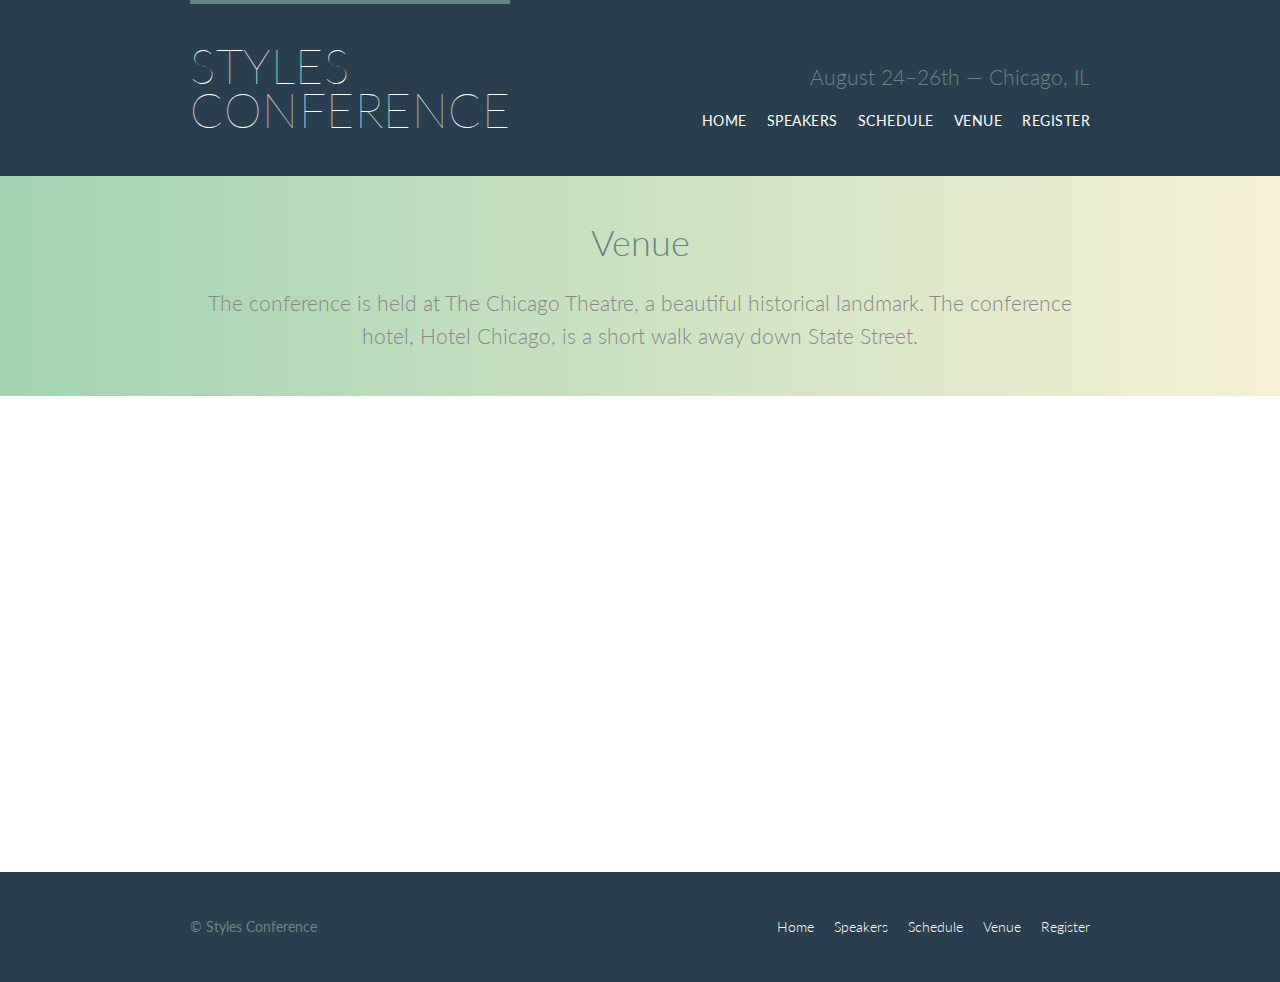
<file: venue.html>
<!DOCTYPE html>
<html lang="en">

  <head>
    <meta charset="utf-8">
    <title>Venue - Styles Conference</title>
    <link rel="stylesheet" href="assets/stylesheets/main.css">
    <link rel="stylesheet" href="http://fonts.googleapis.com/css?family=Lato:100,300,400">
  </head>

  <body>

    <!-- Header -->

    <header class="primary-header container group">

      <h1 class="logo">
        <a href="index.html">Styles <br> Conference</a>
      </h1>

      <h3 class="tagline">August 24&ndash;26th &mdash; Chicago, IL</h3>

      <nav class="nav primary-nav">
        <ul>
          <li><a href="index.html">Home</a></li><!--
          --><li><a href="speakers.html">Speakers</a></li><!--
          --><li><a href="schedule.html">Schedule</a></li><!--
          --><li><a href="venue.html">Venue</a></li><!--
          --><li><a href="register.html">Register</a></li>
        </ul>
      </nav>

    </header>

    <!-- Lead -->

    <section class="row-alt">
      <div class="lead container">

        <h1>Venue</h1>

        <p>The conference is held at The Chicago Theatre, a beautiful historical landmark. The conference hotel, Hotel Chicago, is a short walk away down State Street.</p>

      </div>
    </section>
<section class="row">
  <div class="grid">

    <section class="venue-theatre">
      <div class="col-1-3"></div><!--
       <h2>Chicago Theatre</h2>
    <p>175 N State St <br> Chicago, IL 60601</p>
    <p><a href="http://www.thechicagotheatre.com/">thechicagotheatre.com</a> <br> (312) 462-6300</p>

      --><iframe class="col-2-3"></iframe>
    
    </section>

    <section class="venue-map">
      <div class="col-1-3"></div><!--

       --><iframe class="col-2-3" src="https://www.google.com/maps/embed?pb=!1m5!3m3!1m2!1s0x880e2ca55810a493%3A0x4700ddf60fcbfad6!2schicago+theatre!5e0!3m2!1sen!2sus!4v1388701393606"></iframe>
    
    </section>

  </div>
</section>

    <!-- Footer -->

    <footer class="primary-footer container group">

      <small>&copy; Styles Conference</small>

      <nav class="nav">
        <ul>
          <li><a href="index.html">Home</a></li><!--
          --><li><a href="speakers.html">Speakers</a></li><!--
          --><li><a href="schedule.html">Schedule</a></li><!--
          --><li><a href="venue.html">Venue</a></li><!--
          --><li><a href="register.html">Register</a></li>
        </ul>
      </nav>

    </footer>

  </body>
</html>
</file>
<file: assets/stylesheets/main.css>
/* http://meyerweb.com/eric/tools/css/reset/
   v2.0 | 20110126
   License: none (public domain)
*/

html, body, div, span, applet, object, iframe,
h1, h2, h3, h4, h5, h6, p, blockquote, pre,
a, abbr, acronym, address, big, cite, code,
del, dfn, em, img, ins, kbd, q, s, samp,
small, strike, strong, sub, sup, tt, var,
b, u, i, center,
dl, dt, dd, ol, ul, li,
fieldset, form, label, legend,
table, caption, tbody, tfoot, thead, tr, th, td,
article, aside, canvas, details, embed,
figure, figcaption, footer, header, hgroup,
menu, nav, output, ruby, section, summary,
time, mark, audio, video {
  margin: 0;
  padding: 0;
  border: 0;
  font-size: 100%;
  font: inherit;
  vertical-align: baseline;
}
/* HTML5 display-role reset for older browsers */
article, aside, details, figcaption, figure,
footer, header, hgroup, menu, nav, section {
  display: block;
}
body {
  line-height: 1;
}
ol, ul {
  list-style: none;
}
blockquote, q {
  quotes: none;
}
blockquote:before, blockquote:after,
q:before, q:after {
  content: '';
  content: none;
}
table {
  border-collapse: collapse;
  border-spacing: 0;
}

/*
  ========================================
  Custom styles
  ========================================
*/

body {
  background: #293f50;
  color: #888;
  font: 300 16px/22px "Lato", "Open Sans", "Helvetica Neue", Helvetica, Arial, sans-serif;
}

/*
  ========================================
  Grid
  ========================================
*/

*,
*:before,
*:after {
  -webkit-box-sizing: border-box;
     -moz-box-sizing: border-box;
          box-sizing: border-box;
}
.container,
.grid {
  margin: 0 auto;
  width: 960px;
}
.container {
  padding-left: 30px;
  padding-right: 30px;
}
.grid,
.col-1-3,
.col-2-3 {
  padding-left: 15px;
  padding-right: 15px;
}
.col-1-3,
.col-2-3  {
  display: inline-block;
  vertical-align: top;
}
.col-1-3 {
  width: 33.33%;
}
.col-2-3 {
  width: 66.66%;
}

/*
  ========================================
  Clearfix
  ========================================
*/

.group:before,
.group:after {
  content: "";
  display: table;
}
.group:after {
  clear: both;
}
.group {
  clear: both;
  *zoom: 1;
}

/*
  ========================================
  Rows
  ========================================
*/

.row,
.row-alt {
  min-width: 960px;
}
.row {
  background: #fff;
  padding: 66px 0 44px 0;
}
.row-alt {
  background: #cbe2c1;
  background: -webkit-linear-gradient(to right, #a1d3b0, #f6f1d3);
  background:    -moz-linear-gradient(to right, #a1d3b0, #f6f1d3);
  background:         linear-gradient(to right, #a1d3b0, #f6f1d3);
  padding: 44px 0 22px 0;
}

/*
  ========================================
  Typography
  ========================================
*/

h1, h2, h3, h4 {
  color: #648880;
}
h1, h3, h4, h5, p {
  margin-bottom: 22px;
}
h1 {
  font-size: 36px;
  line-height: 44px;
}
h2 {
  font-size: 24px;
  line-height: 44px;
}
h3 {
  font-size: 21px;
}
h4 {
  font-size: 18px;
}
h5 {
  color: #a9b2b9;
  font-size: 14px;
  font-weight: 400;
  text-transform: uppercase;
}
strong {
  font-weight: 400;
}
cite,
em {
  font-style: italic;
}

/*
  ========================================
  Leads
  ========================================
*/

.lead {
  text-align: center;
}
.lead p {
  font-size: 21px;
  line-height: 33px;
}

/*
  ========================================
  Links
  ========================================
*/

a {
  color: #648880;
  text-decoration: none;
}
a:hover {
  color: #a9b2b9;
}
p a {
  border-bottom: 1px solid #dfe2e5;
}
.primary-header a,
.primary-footer a {
  color: #fff;
}
.primary-header a:hover,
.primary-footer a:hover {
  color: #648880;
}

/*
  ========================================
  Buttons
  ========================================
*/

.btn {
  border-radius: 5px;
  color: #fff;
  cursor: pointer;
  display: inline-block;
  font-weight: 400;
  letter-spacing: .5px;
  margin: 0;
  text-transform: uppercase;
}
.btn-alt {
  border: 1px solid #fff;
  padding: 10px 30px;
}
.btn-alt:hover {
  background: #fff;
  color: #648880;
}

/*
  ========================================
  Primary header
  ========================================
*/

.logo {
  border-top: 4px solid #648880;
  float: left;
  font-size: 48px;
  font-weight: 100;
  letter-spacing: .5px;
  line-height: 44px;
  padding: 40px 0 22px 0;
  text-transform: uppercase;
}
.tagline {
  margin: 66px 0 22px 0;
  text-align: right;
}
.primary-nav {
  font-size: 14px;
  font-weight: 400;
  letter-spacing: .5px;
  text-transform: uppercase;
}

/*
  ========================================
  Primary footer
  ========================================
*/

.primary-footer {
  color: #648880;
  font-size: 14px;
  padding-bottom: 44px;
  padding-top: 44px;
}
.primary-footer small {
  float: left;
  font-weight: 400;
}

/*
  ========================================
  Navigation
  ========================================
*/

.nav {
  text-align: right;
}
.nav li {
  display: inline-block;
  margin: 0 10px;
  vertical-align: top;
}
.nav li:last-child {
  margin-right: 0;
}

/*
  ========================================
  Home
  ========================================
*/

.hero {
  color: #fff;
  line-height: 44px;
  padding: 22px 80px 66px 80px;
  text-align: center;
}
.hero h2 {
  font-size: 36px;
}
.hero p {
  font-size: 24px;
  font-weight: 100;
}
.teaser a:hover h3 {
  color: #a9b2b9;
}
.teaser img {
  border-radius: 5px;
  display: block;
  margin-bottom: 22px;
  max-width: 100%
}


/*
  ========================================
  Speakers
  ========================================
*/

.speaker {
  margin-bottom: 44px;
}
.speaker-info {
  border: 1px solid #dfe2e5;
  border-radius: 5px;
  margin-top: 88px;
  padding-bottom: 22px 0;
  text-align: center;
}
.speaker-info img {
  border-radius: 50%;
  height: 130px;
  margin: -66px 0 22px 0;
  vertical-align: top;
}
/*
  ========================================
  Venue
  ========================================
*/

.venue-theatre {
  margin-bottom: 66px;
}
.venue-hotel {
  margin-bottom: 22px;
}
</file>
